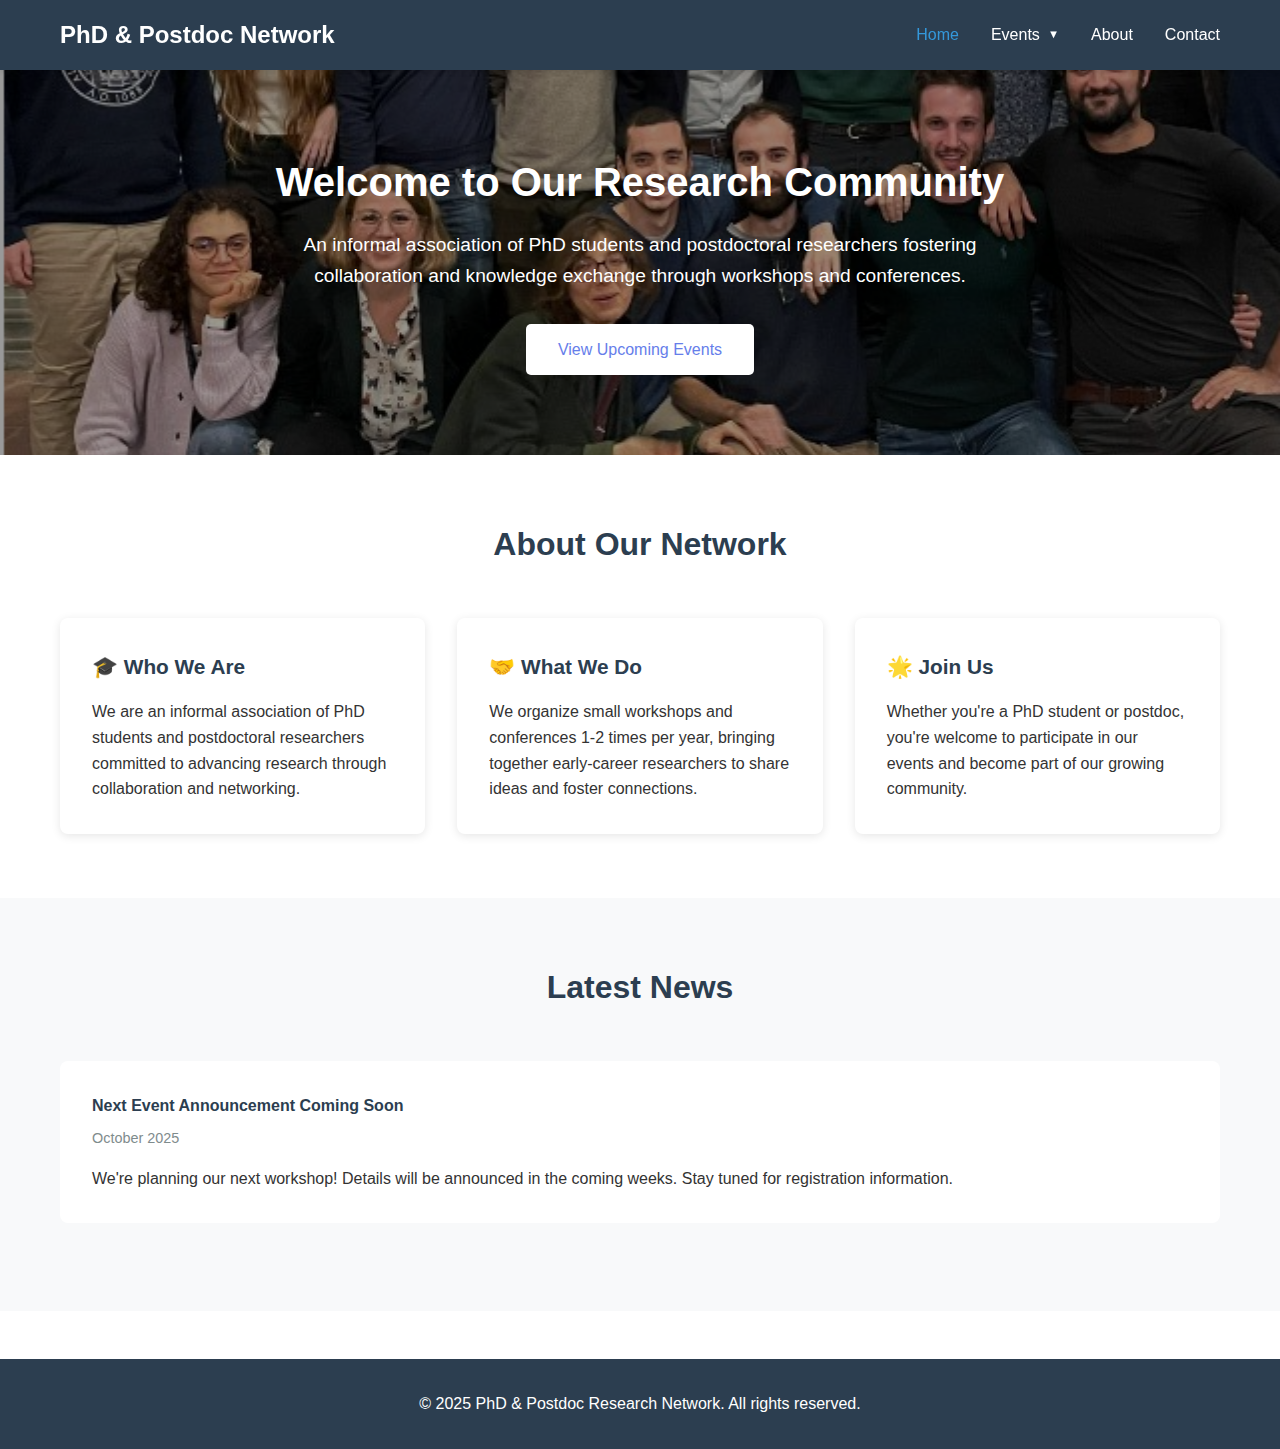
<file: index.html>
<!DOCTYPE html>
<html lang="en">
<head>
    <meta charset="UTF-8">
    <meta name="viewport" content="width=device-width, initial-scale=1.0">
    <title>PhD & Postdoc Research Network</title>
    <link rel="stylesheet" href="styles.css">
</head>
<body>
    <nav class="navbar">
        <div class="container">
            <div class="nav-brand">
                <h1>PhD & Postdoc Network</h1>
            </div>
            <ul class="nav-menu">
                <li><a href="index.html" class="active">Home</a></li>
                <li class="dropdown">
                    <a href="events.html">Events</a>
                    <ul class="dropdown-menu">
                        <li class="dropdown-submenu-title">Upcoming Events</li>
                        <li><a href="events/lucca.html">FRS 2025 - Lucca</a></li>
                        <hr>
                        <li class="dropdown-submenu-title">Past Events</li>
                        <li><a href="events/frs2024-winter.html">FRS 2024 - Rome</a></li>
                        <li><a href="events/winter-2024.html">Winter Conference 2024</a></li>
                    </ul>
                </li>
                <li><a href="about.html">About</a></li>
                <li><a href="contact.html">Contact</a></li>
            </ul>
        </div>
    </nav>

    <header class="hero">
        <div class="container">
            <h2>Welcome to Our Research Community</h2>
            <p>An informal association of PhD students and postdoctoral researchers fostering collaboration and knowledge exchange through workshops and conferences.</p>
            <a href="events.html" class="btn btn-primary">View Upcoming Events</a>
        </div>
    </header>

    <section class="content">
        <div class="container">
            <div class="section-header">
                <h3>About Our Network</h3>
            </div>
            <div class="grid">
                <div class="card">
                    <h4>🎓 Who We Are</h4>
                    <p>We are an informal association of PhD students and postdoctoral researchers committed to advancing research through collaboration and networking.</p>
                </div>
                <div class="card">
                    <h4>🤝 What We Do</h4>
                    <p>We organize small workshops and conferences 1-2 times per year, bringing together early-career researchers to share ideas and foster connections.</p>
                </div>
                <div class="card">
                    <h4>🌟 Join Us</h4>
                    <p>Whether you're a PhD student or postdoc, you're welcome to participate in our events and become part of our growing community.</p>
                </div>
            </div>
        </div>
    </section>

    <section class="content bg-light">
        <div class="container">
            <div class="section-header">
                <h3>Latest News</h3>
            </div>
            <div class="news-item">
                <h4>Next Event Announcement Coming Soon</h4>
                <p class="date">October 2025</p>
                <p>We're planning our next workshop! Details will be announced in the coming weeks. Stay tuned for registration information.</p>
            </div>
        </div>
    </section>

    <footer>
        <div class="container">
            <p>&copy; 2025 PhD & Postdoc Research Network. All rights reserved.</p>
        </div>
    </footer>
</body>
</html>
</file>
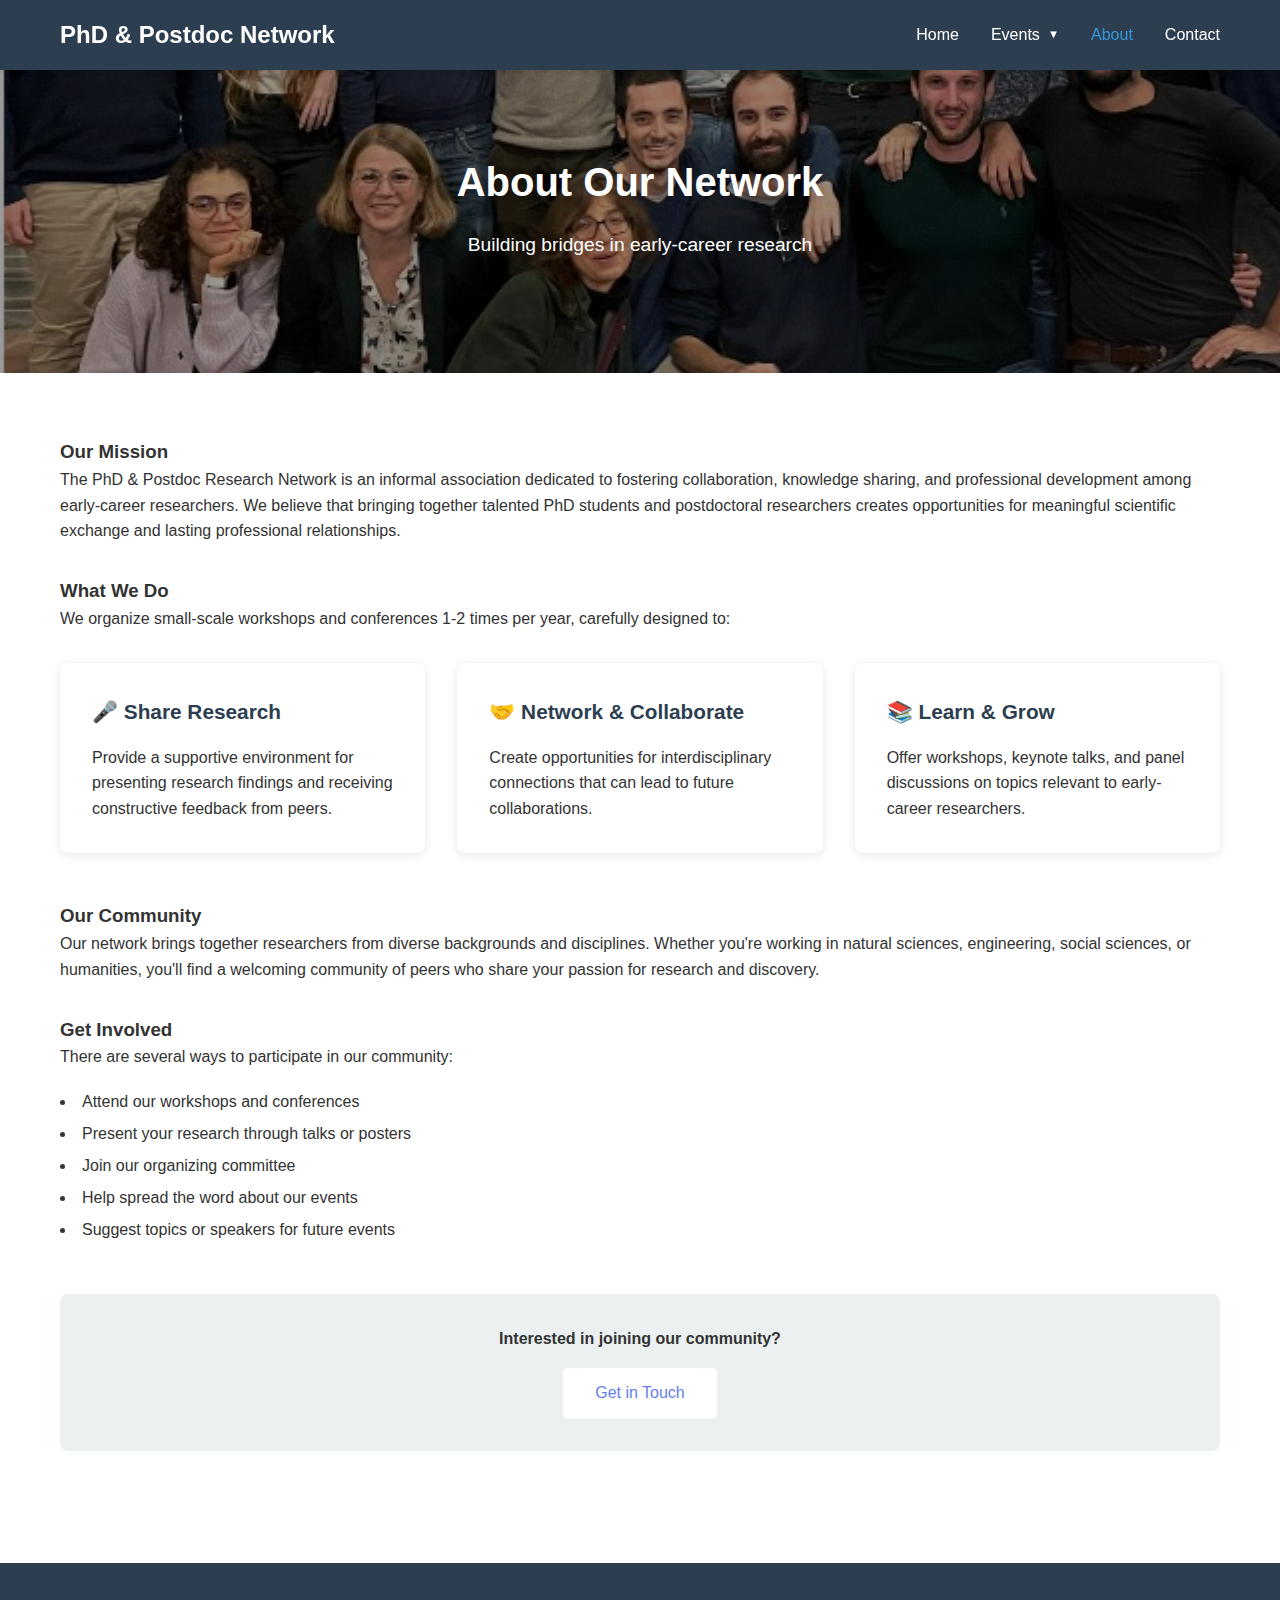
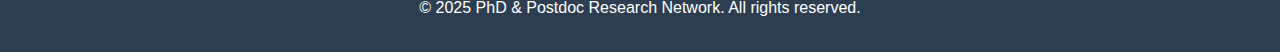
<file: about.html>
<!DOCTYPE html>
<html lang="en">
<head>
    <meta charset="UTF-8">
    <meta name="viewport" content="width=device-width, initial-scale=1.0">
    <title>About - PhD & Postdoc Research Network</title>
    <link rel="stylesheet" href="styles.css">
</head>
<body>
    <nav class="navbar">
        <div class="container">
            <div class="nav-brand">
                <h1>PhD & Postdoc Network</h1>
            </div>
            <ul class="nav-menu">
                <li><a href="index.html">Home</a></li>
                <li class="dropdown">
                    <a href="events.html">Events</a>
                    <ul class="dropdown-menu">
                        <li class="dropdown-submenu-title">Upcoming Events</li>
                        <li><a href="events/lucca.html">FRS 2025 - Lucca</a></li>
                        <hr>
                        <li class="dropdown-submenu-title">Past Events</li>
                        <li><a href="events/frs2024-winter.html">FRS 2024 - Rome</a></li>
                        <li><a href="events/winter-2024.html">Winter Conference 2024</a></li>
                    </ul>
                </li>
                <li><a href="about.html" class="active">About</a></li>
                <li><a href="contact.html">Contact</a></li>
            </ul>
        </div>
    </nav>

    <header class="hero">
        <div class="container">
            <h2>About Our Network</h2>
            <p>Building bridges in early-career research</p>
        </div>
    </header>

    <section class="content">
        <div class="container">
            <h3>Our Mission</h3>
            <p>
                The PhD & Postdoc Research Network is an informal association dedicated to fostering collaboration, knowledge sharing, and professional development among early-career researchers. We believe that bringing together talented PhD students and postdoctoral researchers creates opportunities for meaningful scientific exchange and lasting professional relationships.
            </p>

            <h3 style="margin-top: 2rem;">What We Do</h3>
            <p>
                We organize small-scale workshops and conferences 1-2 times per year, carefully designed to:
            </p>
            <div class="grid" style="margin-top: 2rem;">
                <div class="card">
                    <h4>🎤 Share Research</h4>
                    <p>Provide a supportive environment for presenting research findings and receiving constructive feedback from peers.</p>
                </div>
                <div class="card">
                    <h4>🤝 Network & Collaborate</h4>
                    <p>Create opportunities for interdisciplinary connections that can lead to future collaborations.</p>
                </div>
                <div class="card">
                    <h4>📚 Learn & Grow</h4>
                    <p>Offer workshops, keynote talks, and panel discussions on topics relevant to early-career researchers.</p>
                </div>
            </div>

            <h3 style="margin-top: 3rem;">Our Community</h3>
            <p>
                Our network brings together researchers from diverse backgrounds and disciplines. Whether you're working in natural sciences, engineering, social sciences, or humanities, you'll find a welcoming community of peers who share your passion for research and discovery.
            </p>

            <h3 style="margin-top: 2rem;">Get Involved</h3>
            <p>
                There are several ways to participate in our community:
            </p>
            <ul style="list-style-position: inside; line-height: 2; margin-top: 1rem;">
                <li>Attend our workshops and conferences</li>
                <li>Present your research through talks or posters</li>
                <li>Join our organizing committee</li>
                <li>Help spread the word about our events</li>
                <li>Suggest topics or speakers for future events</li>
            </ul>

            <div style="margin-top: 3rem; padding: 2rem; background: #ecf0f1; border-radius: 8px; text-align: center;">
                <h4 style="margin-bottom: 1rem;">Interested in joining our community?</h4>
                <a href="contact.html" class="btn btn-primary">Get in Touch</a>
            </div>
        </div>
    </section>

    <footer>
        <div class="container">
            <p>&copy; 2025 PhD & Postdoc Research Network. All rights reserved.</p>
        </div>
    </footer>
</body>
</html>
</file>
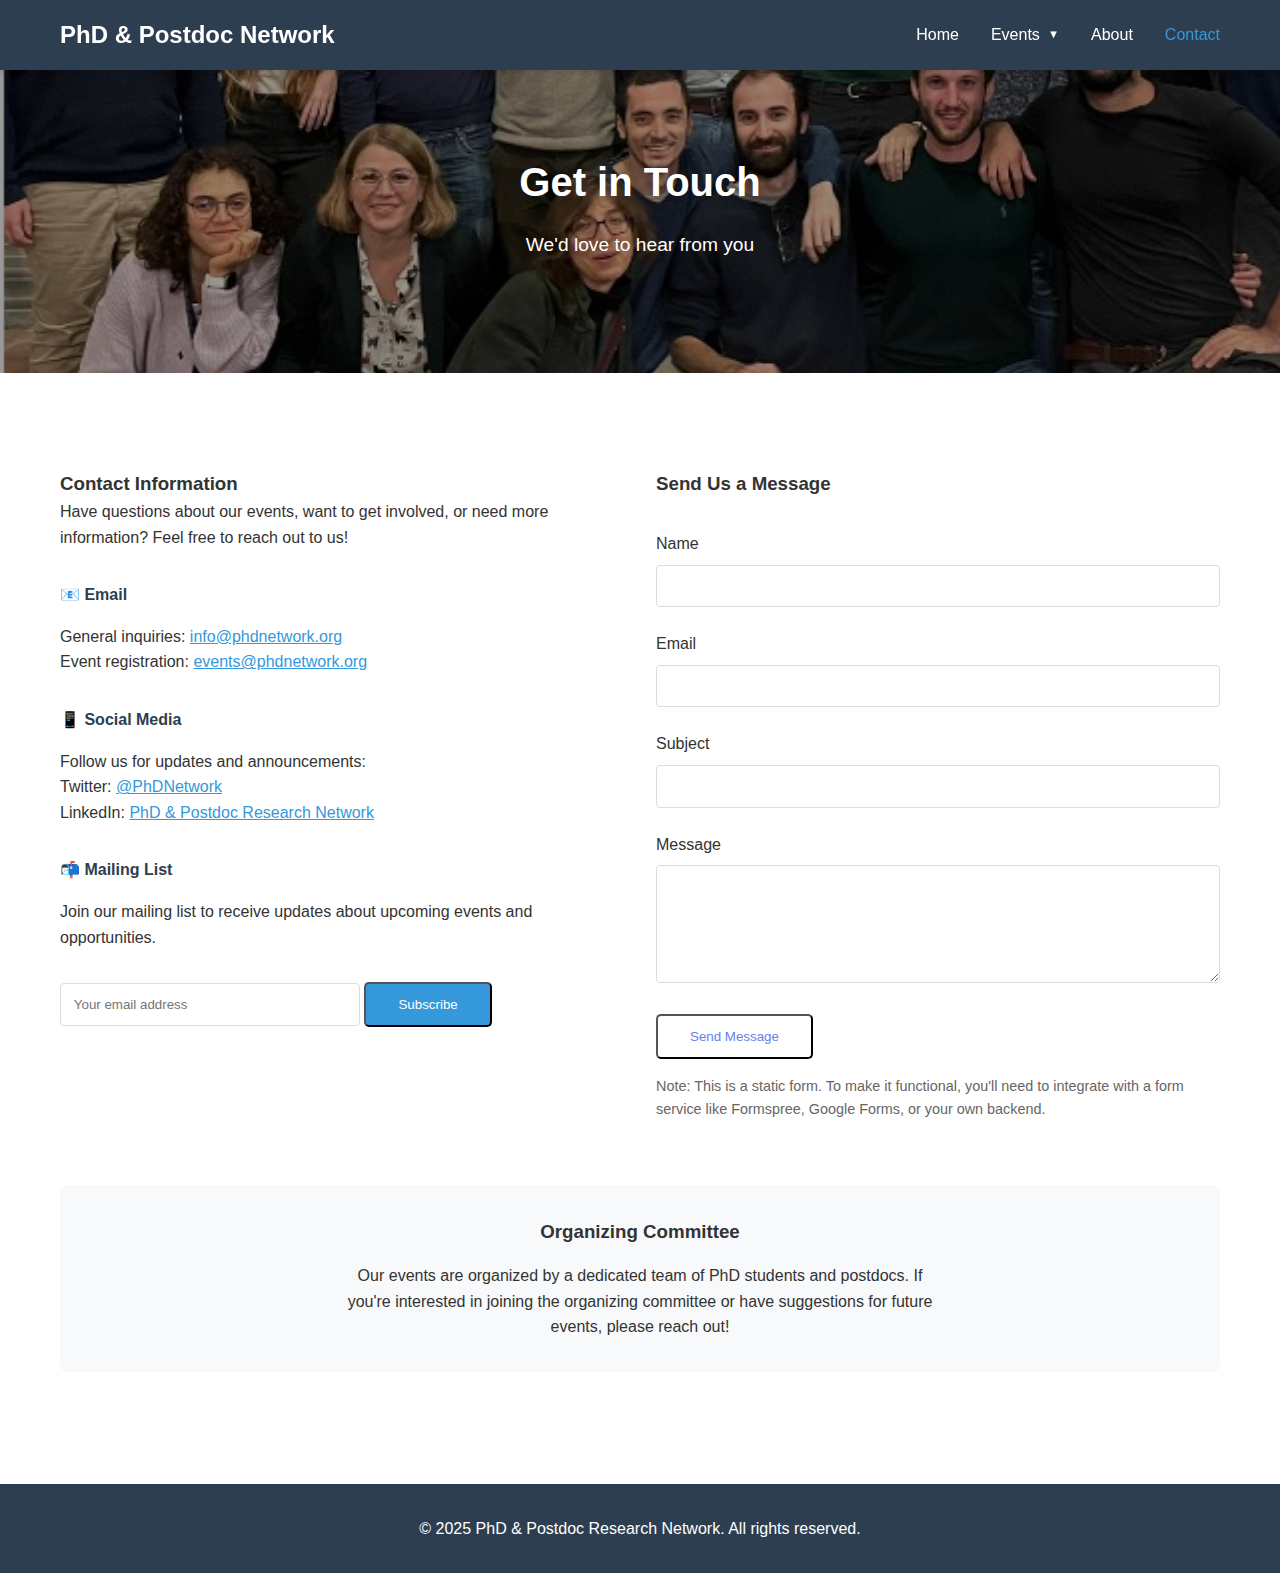
<file: contact.html>
<!DOCTYPE html>
<html lang="en">
<head>
    <meta charset="UTF-8">
    <meta name="viewport" content="width=device-width, initial-scale=1.0">
    <title>Contact - PhD & Postdoc Research Network</title>
    <link rel="stylesheet" href="styles.css">
</head>
<body>
    <nav class="navbar">
        <div class="container">
            <div class="nav-brand">
                <h1>PhD & Postdoc Network</h1>
            </div>
            <ul class="nav-menu">
                <li><a href="index.html">Home</a></li>
                <li class="dropdown">
                    <a href="events.html">Events</a>
                    <ul class="dropdown-menu">
                        <li class="dropdown-submenu-title">Upcoming Events</li>
                        <li><a href="events/lucca.html">FRS 2025 - Lucca</a></li>
                        <hr>
                        <li class="dropdown-submenu-title">Past Events</li>
                        <li><a href="events/frs2024-winter.html">FRS 2024 - Rome</a></li>
                        <li><a href="events/winter-2024.html">Winter Conference 2024</a></li>
                    </ul>
                </li>
                <li><a href="about.html">About</a></li>
                <li><a href="contact.html" class="active">Contact</a></li>
            </ul>
        </div>
    </nav>

    <header class="hero">
        <div class="container">
            <h2>Get in Touch</h2>
            <p>We'd love to hear from you</p>
        </div>
    </header>

    <section class="content">
        <div class="container">
            <div class="grid" style="grid-template-columns: 1fr 1fr;">
                <div>
                    <h3>Contact Information</h3>
                    <p>
                        Have questions about our events, want to get involved, or need more information? Feel free to reach out to us!
                    </p>

                    <div style="margin-top: 2rem;">
                        <h4 style="color: #2c3e50; margin-bottom: 1rem;">📧 Email</h4>
                        <p>
                            General inquiries: <a href="mailto:info@phdnetwork.org" style="color: #3498db;">info@phdnetwork.org</a><br>
                            Event registration: <a href="mailto:events@phdnetwork.org" style="color: #3498db;">events@phdnetwork.org</a>
                        </p>
                    </div>

                    <div style="margin-top: 2rem;">
                        <h4 style="color: #2c3e50; margin-bottom: 1rem;">📱 Social Media</h4>
                        <p>
                            Follow us for updates and announcements:<br>
                            Twitter: <a href="#" style="color: #3498db;">@PhDNetwork</a><br>
                            LinkedIn: <a href="#" style="color: #3498db;">PhD & Postdoc Research Network</a>
                        </p>
                    </div>

                    <div style="margin-top: 2rem;">
                        <h4 style="color: #2c3e50; margin-bottom: 1rem;">📬 Mailing List</h4>
                        <p>
                            Join our mailing list to receive updates about upcoming events and opportunities.
                        </p>
                        <div style="margin-top: 1rem;">
                            <input type="email" placeholder="Your email address" style="padding: 0.8rem; border: 1px solid #ddd; border-radius: 4px; width: 100%; max-width: 300px;">
                            <button class="btn btn-secondary" style="margin-top: 1rem;">Subscribe</button>
                        </div>
                    </div>
                </div>

                <div>
                    <h3>Send Us a Message</h3>
                    <form style="margin-top: 2rem;">
                        <div style="margin-bottom: 1.5rem;">
                            <label for="name" style="display: block; margin-bottom: 0.5rem; font-weight: 500;">Name</label>
                            <input type="text" id="name" name="name" required style="width: 100%; padding: 0.8rem; border: 1px solid #ddd; border-radius: 4px;">
                        </div>

                        <div style="margin-bottom: 1.5rem;">
                            <label for="email" style="display: block; margin-bottom: 0.5rem; font-weight: 500;">Email</label>
                            <input type="email" id="email" name="email" required style="width: 100%; padding: 0.8rem; border: 1px solid #ddd; border-radius: 4px;">
                        </div>

                        <div style="margin-bottom: 1.5rem;">
                            <label for="subject" style="display: block; margin-bottom: 0.5rem; font-weight: 500;">Subject</label>
                            <input type="text" id="subject" name="subject" required style="width: 100%; padding: 0.8rem; border: 1px solid #ddd; border-radius: 4px;">
                        </div>

                        <div style="margin-bottom: 1.5rem;">
                            <label for="message" style="display: block; margin-bottom: 0.5rem; font-weight: 500;">Message</label>
                            <textarea id="message" name="message" rows="6" required style="width: 100%; padding: 0.8rem; border: 1px solid #ddd; border-radius: 4px; resize: vertical;"></textarea>
                        </div>

                        <button type="submit" class="btn btn-primary">Send Message</button>
                    </form>

                    <p style="margin-top: 1rem; font-size: 0.9rem; color: #666;">
                        Note: This is a static form. To make it functional, you'll need to integrate with a form service like Formspree, Google Forms, or your own backend.
                    </p>
                </div>
            </div>

            <div style="margin-top: 4rem; padding: 2rem; background: #f8f9fa; border-radius: 8px;">
                <h3 style="text-align: center; margin-bottom: 1rem;">Organizing Committee</h3>
                <p style="text-align: center; max-width: 600px; margin: 0 auto;">
                    Our events are organized by a dedicated team of PhD students and postdocs. If you're interested in joining the organizing committee or have suggestions for future events, please reach out!
                </p>
            </div>
        </div>
    </section>

    <footer>
        <div class="container">
            <p>&copy; 2025 PhD & Postdoc Research Network. All rights reserved.</p>
        </div>
    </footer>
</body>
</html>
</file>
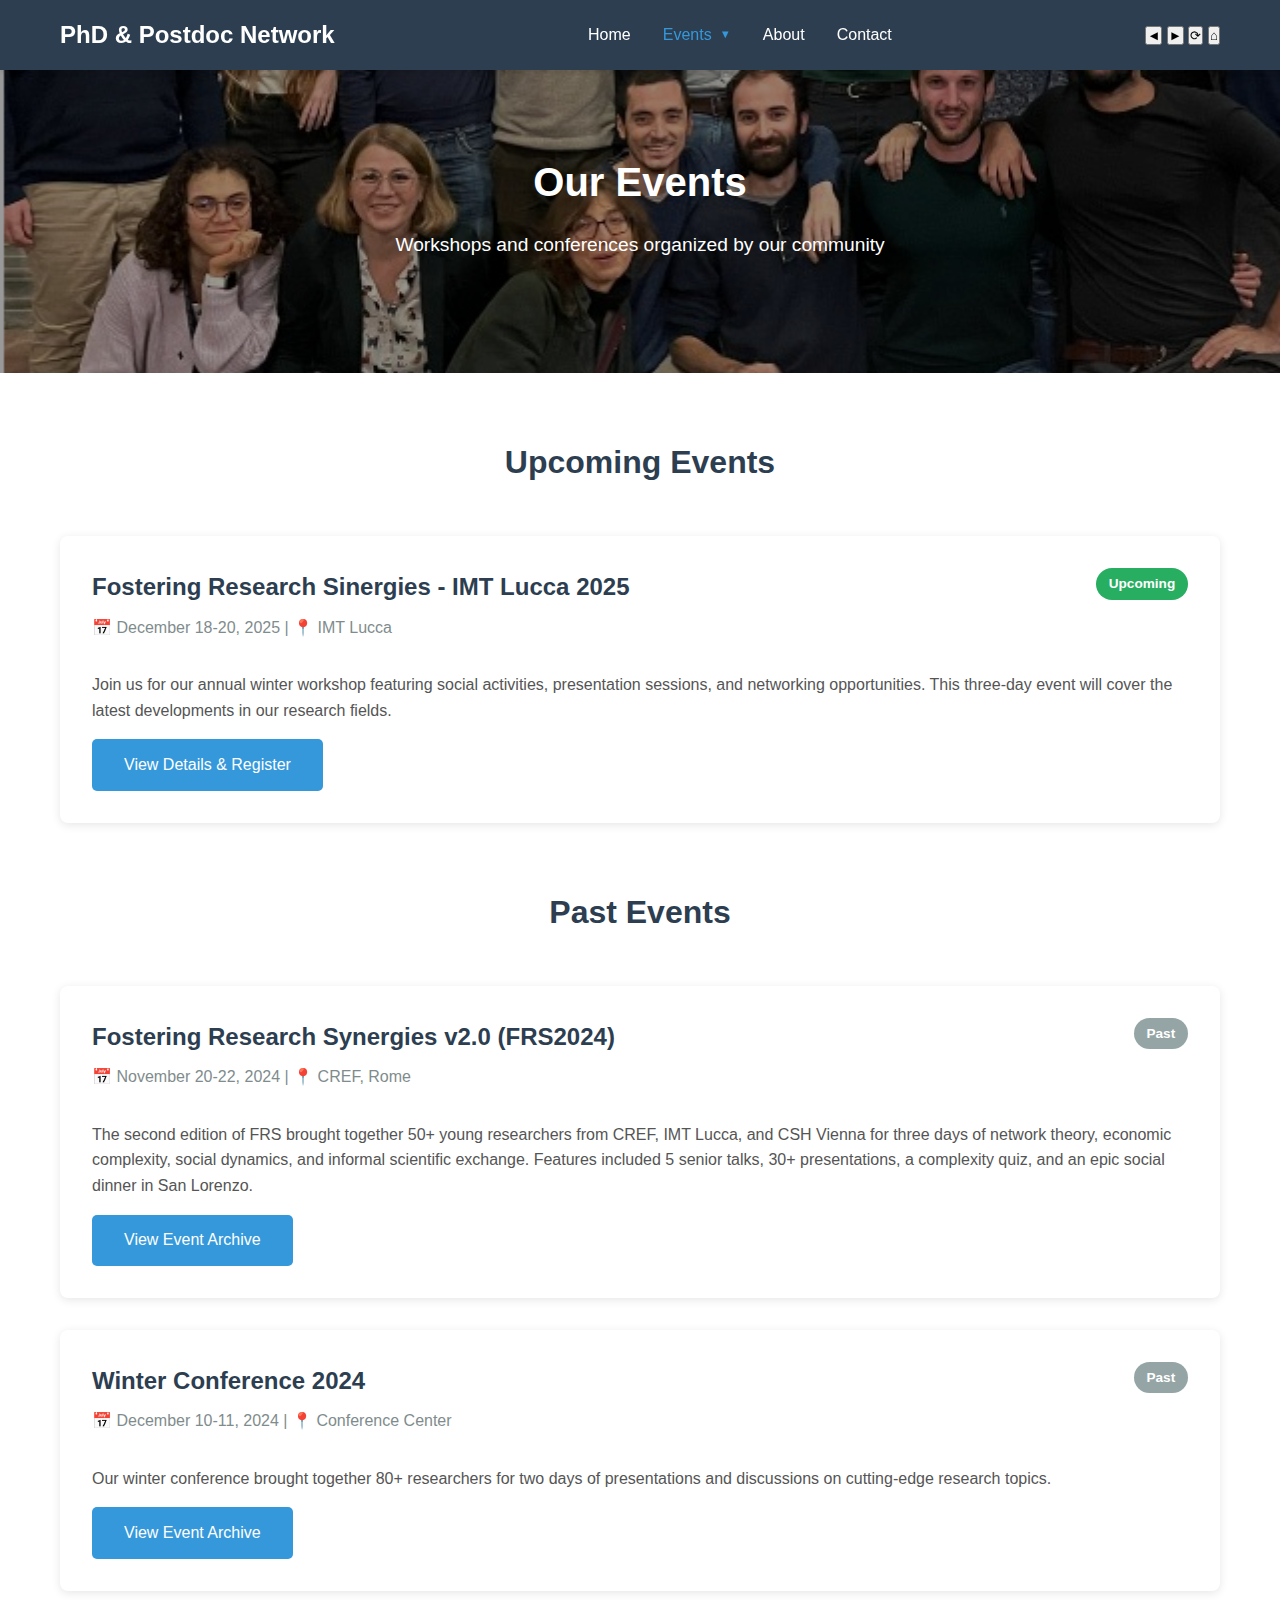
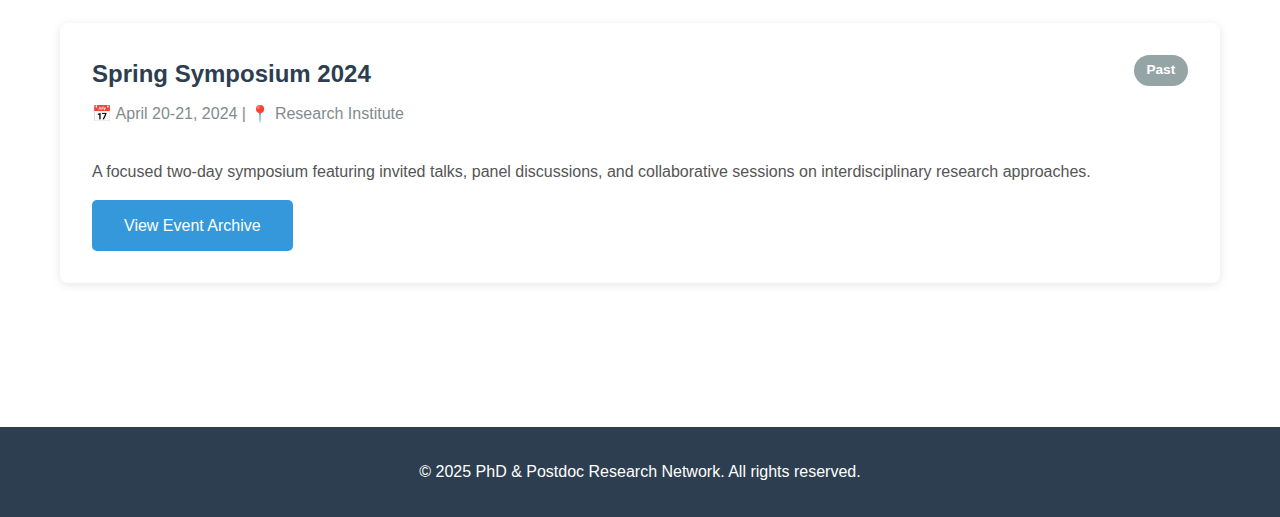
<file: events.html>
<!DOCTYPE html>
<html lang="en">
<head>
    <meta charset="UTF-8">
    <meta name="viewport" content="width=device-width, initial-scale=1.0">
    <title>Events - PhD & Postdoc Research Network</title>
    <link rel="stylesheet" href="styles.css">
</head>
<body>
    <nav class="navbar">
        <div class="container" style="display: flex; align-items: center; gap: 2rem;">
            <div class="nav-brand">
                <h1>PhD & Postdoc Network</h1>
            </div>
            <ul class="nav-menu">
                <li><a href="index.html">Home</a></li>
                <li class="dropdown">
                    <a href="events.html" class="active">Events</a>
                    <ul class="dropdown-menu">
                        <li class="dropdown-submenu-title">Upcoming Events</li>
                        <li><a href="events/lucca.html">FRS 2025 - Lucca</a></li>
                        <hr>
                        <li class="dropdown-submenu-title">Past Events</li>
                        <li><a href="events/frs2024-winter.html">FRS 2024 - Rome</a></li>
                        <li><a href="events/winter-2024.html">Winter Conference 2024</a></li>
                    </ul>
                </li>
                <li><a href="about.html">About</a></li>
                <li><a href="contact.html">Contact</a></li>
            </ul>
            <div class="nav-controls">
                <button class="nav-btn" onclick="history.back()" title="Go Back">◄</button>
                <button class="nav-btn" onclick="history.forward()" title="Go Forward">►</button>
                <button class="nav-btn" onclick="location.reload()" title="Reload">⟳</button>
                <button class="nav-btn" onclick="location.href='index.html'" title="Home">⌂</button>
            </div>
        </div>
    </nav>

    <header class="hero">
        <div class="container">
            <h2>Our Events</h2>
            <p>Workshops and conferences organized by our community</p>
        </div>
    </header>

    <section class="content">
        <div class="container">
            <div class="section-header">
                <h3>Upcoming Events</h3>
            </div>

            <!-- Example Upcoming Event -->
            <div class="event-card">
                <div class="event-header">
                    <div>
                        <h3 class="event-title">Fostering Research Sinergies - IMT Lucca 2025</h3>
                        <p class="event-date">📅 December 18-20, 2025 | 📍 IMT Lucca</p>
                    </div>
                    <span class="event-badge badge-upcoming">Upcoming</span>
                </div>
                <p class="event-description">
                    Join us for our annual winter workshop featuring social activities, presentation sessions, and networking opportunities. This three-day event will cover the latest developments in our research fields.
                </p>
                <a href="events/lucca.html" class="btn btn-secondary">View Details & Register</a>
            </div>

            <div class="section-header" style="margin-top: 4rem;">
                <h3>Past Events</h3>
            </div>

            <!-- FRS 2024 - Rome -->
            <div class="event-card">
                <div class="event-header">
                    <div>
                        <h3 class="event-title">Fostering Research Synergies v2.0 (FRS2024)</h3>
                        <p class="event-date">📅 November 20-22, 2024 | 📍 CREF, Rome</p>
                    </div>
                    <span class="event-badge badge-past">Past</span>
                </div>
                <p class="event-description">
                    The second edition of FRS brought together 50+ young researchers from CREF, IMT Lucca, and CSH Vienna for three days of network theory, economic complexity, social dynamics, and informal scientific exchange. Features included 5 senior talks, 30+ presentations, a complexity quiz, and an epic social dinner in San Lorenzo.
                </p>
                <a href="events/frs2024-winter.html" class="btn btn-secondary">View Event Archive</a>
            </div>

            <!-- Example Past Event 1 -->
            <div class="event-card">
                <div class="event-header">
                    <div>
                        <h3 class="event-title">Winter Conference 2024</h3>
                        <p class="event-date">📅 December 10-11, 2024 | 📍 Conference Center</p>
                    </div>
                    <span class="event-badge badge-past">Past</span>
                </div>
                <p class="event-description">
                    Our winter conference brought together 80+ researchers for two days of presentations and discussions on cutting-edge research topics.
                </p>
                <a href="events/winter-2024.html" class="btn btn-secondary">View Event Archive</a>
            </div>

            <!-- Example Past Event 2 -->
            <div class="event-card">
                <div class="event-header">
                    <div>
                        <h3 class="event-title">Spring Symposium 2024</h3>
                        <p class="event-date">📅 April 20-21, 2024 | 📍 Research Institute</p>
                    </div>
                    <span class="event-badge badge-past">Past</span>
                </div>
                <p class="event-description">
                    A focused two-day symposium featuring invited talks, panel discussions, and collaborative sessions on interdisciplinary research approaches.
                </p>
                <a href="events/spring-2024.html" class="btn btn-secondary">View Event Archive</a>
            </div>
        </div>
    </section>

    <footer>
        <div class="container">
            <p>&copy; 2025 PhD & Postdoc Research Network. All rights reserved.</p>
        </div>
    </footer>
</body>
</html>
</file>
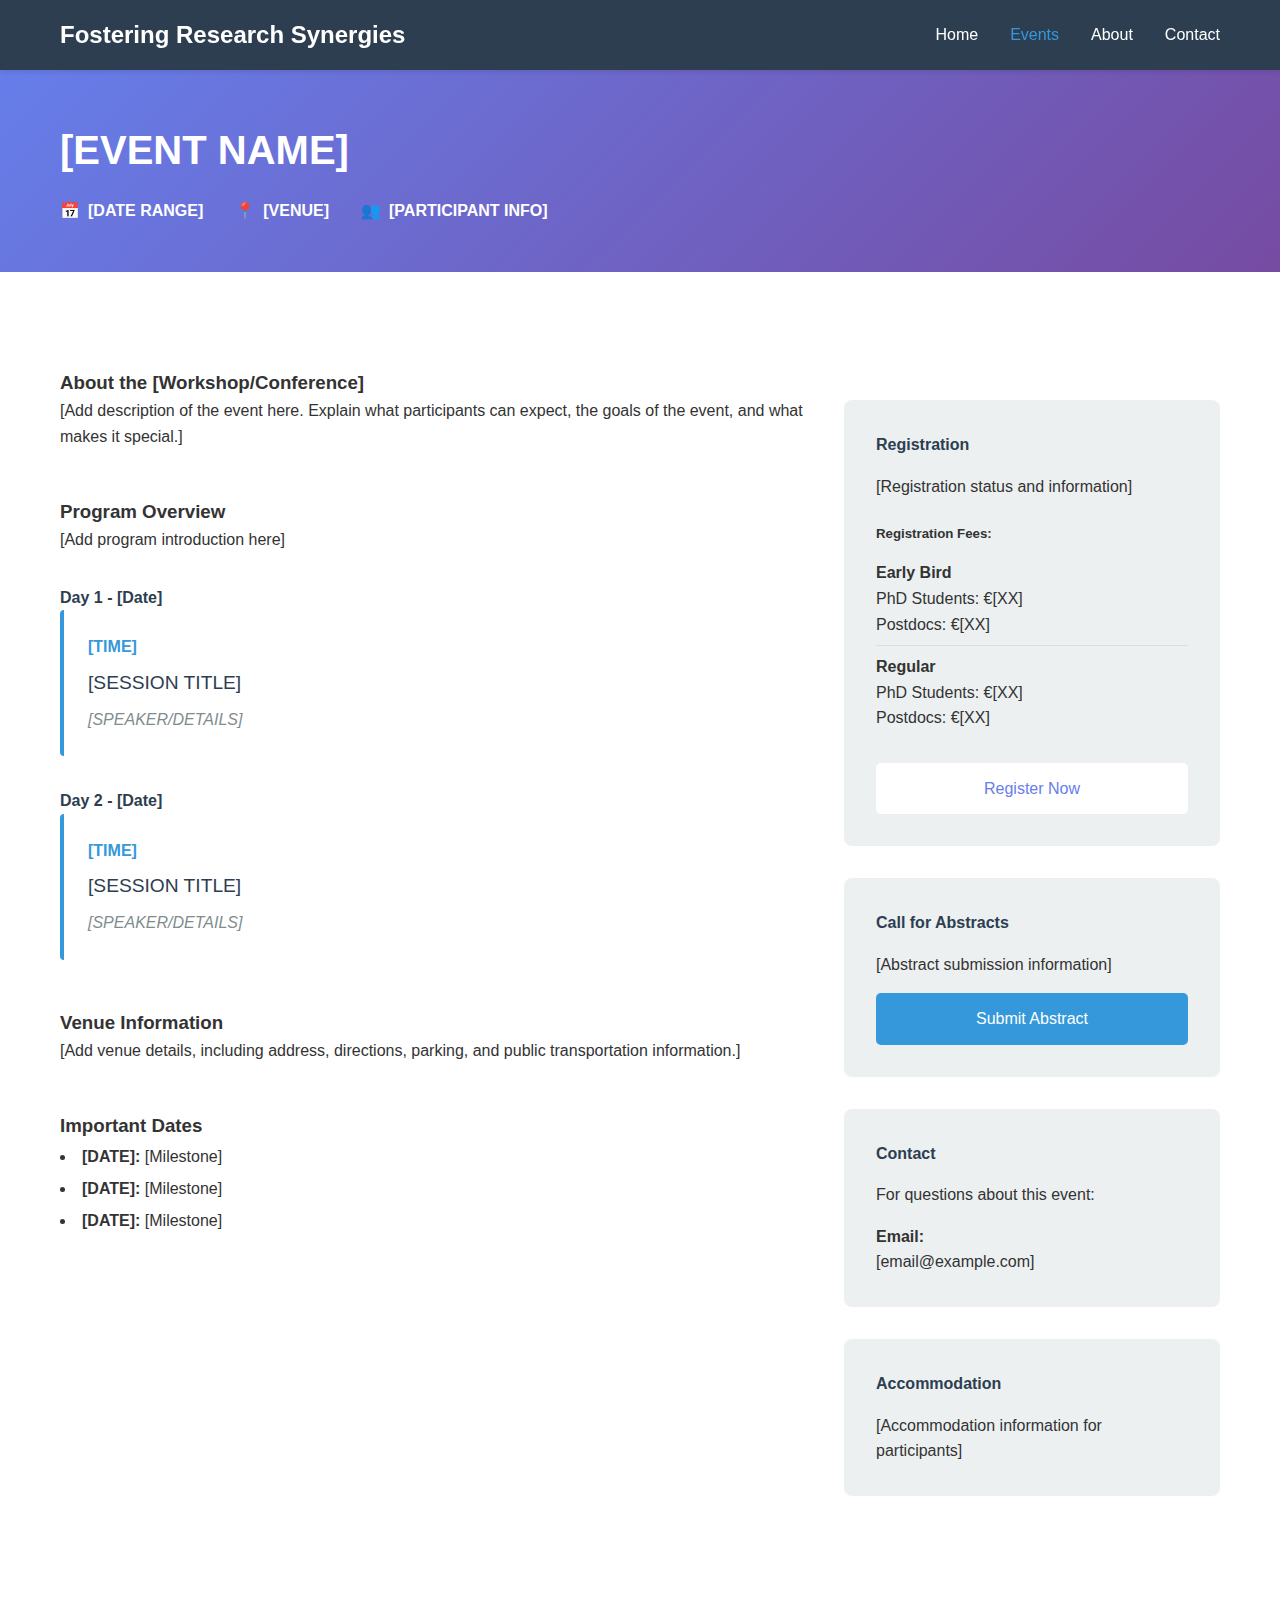
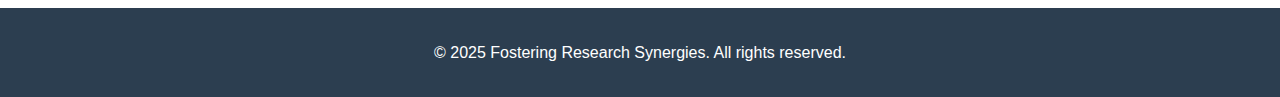
<file: events/event-template.html>
<!DOCTYPE html>
<html lang="en">
<head>
    <meta charset="UTF-8">
    <meta name="viewport" content="width=device-width, initial-scale=1.0">
    <title>[EVENT NAME] - Fostering Research Synergies</title>
    <link rel="stylesheet" href="../styles.css">
    <script src="../navbar.js"></script>
</head>
<body>

    <header class="event-detail-header">
        <div class="container">
            <h2 class="event-detail-title">[EVENT NAME]</h2>
            <div class="event-info">
                <div class="event-info-item">
                    📅 <strong>[DATE RANGE]</strong>
                </div>
                <div class="event-info-item">
                    📍 <strong>[VENUE]</strong>
                </div>
                <div class="event-info-item">
                    👥 <strong>[PARTICIPANT INFO]</strong>
                </div>
            </div>
        </div>
    </header>

    <section class="content">
        <div class="container">
            <div class="grid" style="grid-template-columns: 2fr 1fr;">
                <div>
                    <h3>About the [Workshop/Conference]</h3>
                    <p>
                        [Add description of the event here. Explain what participants can expect, the goals of the event, and what makes it special.]
                    </p>

                    <h3 style="margin-top: 3rem;">Program Overview</h3>
                    <p>[Add program introduction here]</p>

                    <h4 style="margin-top: 2rem; color: #2c3e50;">Day 1 - [Date]</h4>
                    <div class="schedule-item">
                        <div class="schedule-time">[TIME]</div>
                        <div class="schedule-title">[SESSION TITLE]</div>
                        <div class="schedule-speaker">[SPEAKER/DETAILS]</div>
                    </div>
                    <!-- Add more schedule items as needed -->

                    <h4 style="margin-top: 2rem; color: #2c3e50;">Day 2 - [Date]</h4>
                    <div class="schedule-item">
                        <div class="schedule-time">[TIME]</div>
                        <div class="schedule-title">[SESSION TITLE]</div>
                        <div class="schedule-speaker">[SPEAKER/DETAILS]</div>
                    </div>
                    <!-- Add more schedule items as needed -->

                    <h3 style="margin-top: 3rem;">Venue Information</h3>
                    <p>
                        [Add venue details, including address, directions, parking, and public transportation information.]
                    </p>

                    <h3 style="margin-top: 3rem;">Important Dates</h3>
                    <ul style="list-style-position: inside; line-height: 2;">
                        <li><strong>[DATE]:</strong> [Milestone]</li>
                        <li><strong>[DATE]:</strong> [Milestone]</li>
                        <li><strong>[DATE]:</strong> [Milestone]</li>
                    </ul>
                </div>

                <div>
                    <div class="registration-box">
                        <h4>Registration</h4>
                        <p style="margin-bottom: 1rem;">[Registration status and information]</p>
                        
                        <h5 style="margin-top: 1.5rem; margin-bottom: 0.5rem;">Registration Fees:</h5>
                        <ul style="list-style: none; padding: 0;">
                            <li style="padding: 0.5rem 0; border-bottom: 1px solid #ddd;">
                                <strong>Early Bird</strong><br>
                                PhD Students: €[XX]<br>
                                Postdocs: €[XX]
                            </li>
                            <li style="padding: 0.5rem 0;">
                                <strong>Regular</strong><br>
                                PhD Students: €[XX]<br>
                                Postdocs: €[XX]
                            </li>
                        </ul>
                        
                        <a href="#" class="btn btn-primary" style="display: block; text-align: center; margin-top: 1.5rem;">Register Now</a>
                    </div>

                    <div class="registration-box" style="margin-top: 2rem;">
                        <h4>Call for Abstracts</h4>
                        <p>[Abstract submission information]</p>
                        <a href="#" class="btn btn-secondary" style="display: block; text-align: center; margin-top: 1rem;">Submit Abstract</a>
                    </div>

                    <div class="registration-box" style="margin-top: 2rem;">
                        <h4>Contact</h4>
                        <p>For questions about this event:</p>
                        <p style="margin-top: 1rem;">
                            <strong>Email:</strong><br>
                            [email@example.com]
                        </p>
                    </div>

                    <div class="registration-box" style="margin-top: 2rem;">
                        <h4>Accommodation</h4>
                        <p>[Accommodation information for participants]</p>
                    </div>
                </div>
            </div>
        </div>
    </section>

    <footer>
        <div class="container">
            <p>&copy; 2025 Fostering Research Synergies. All rights reserved.</p>
        </div>
    </footer>
</body>
</html>
</file>
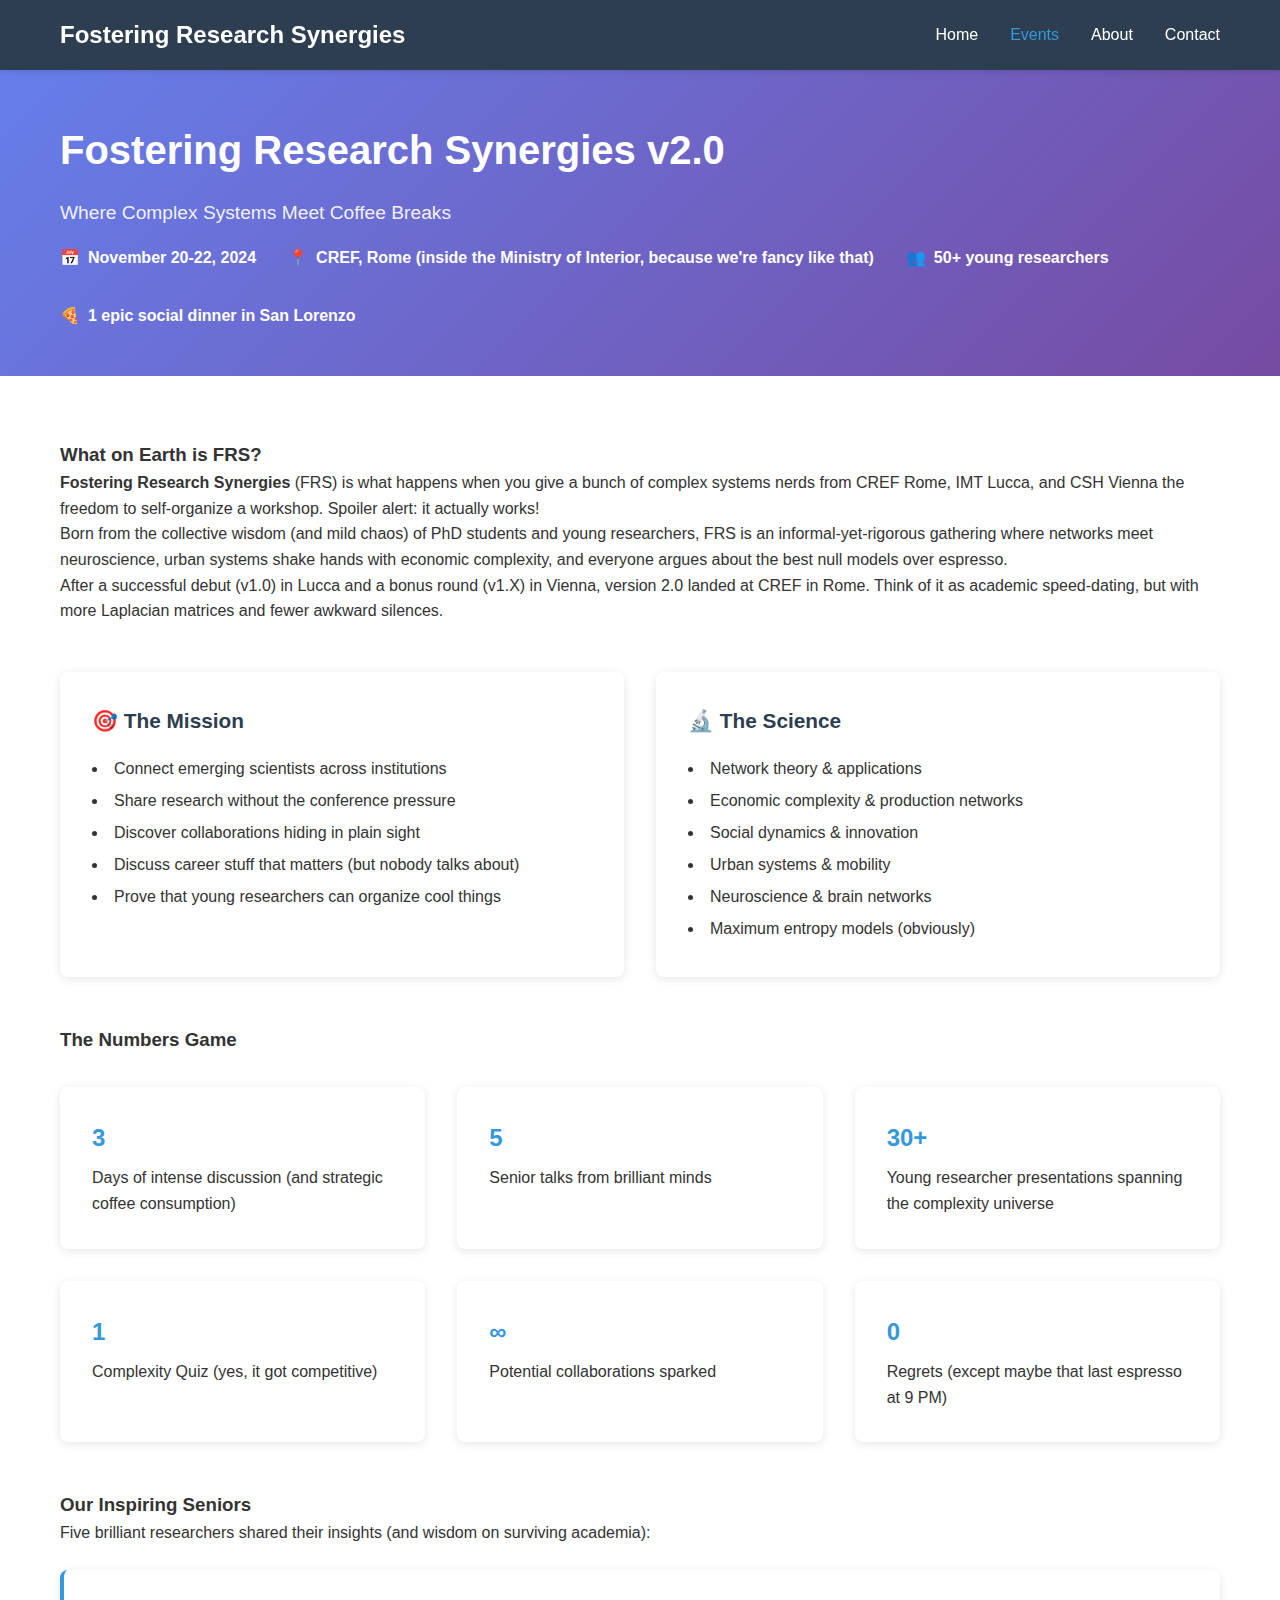
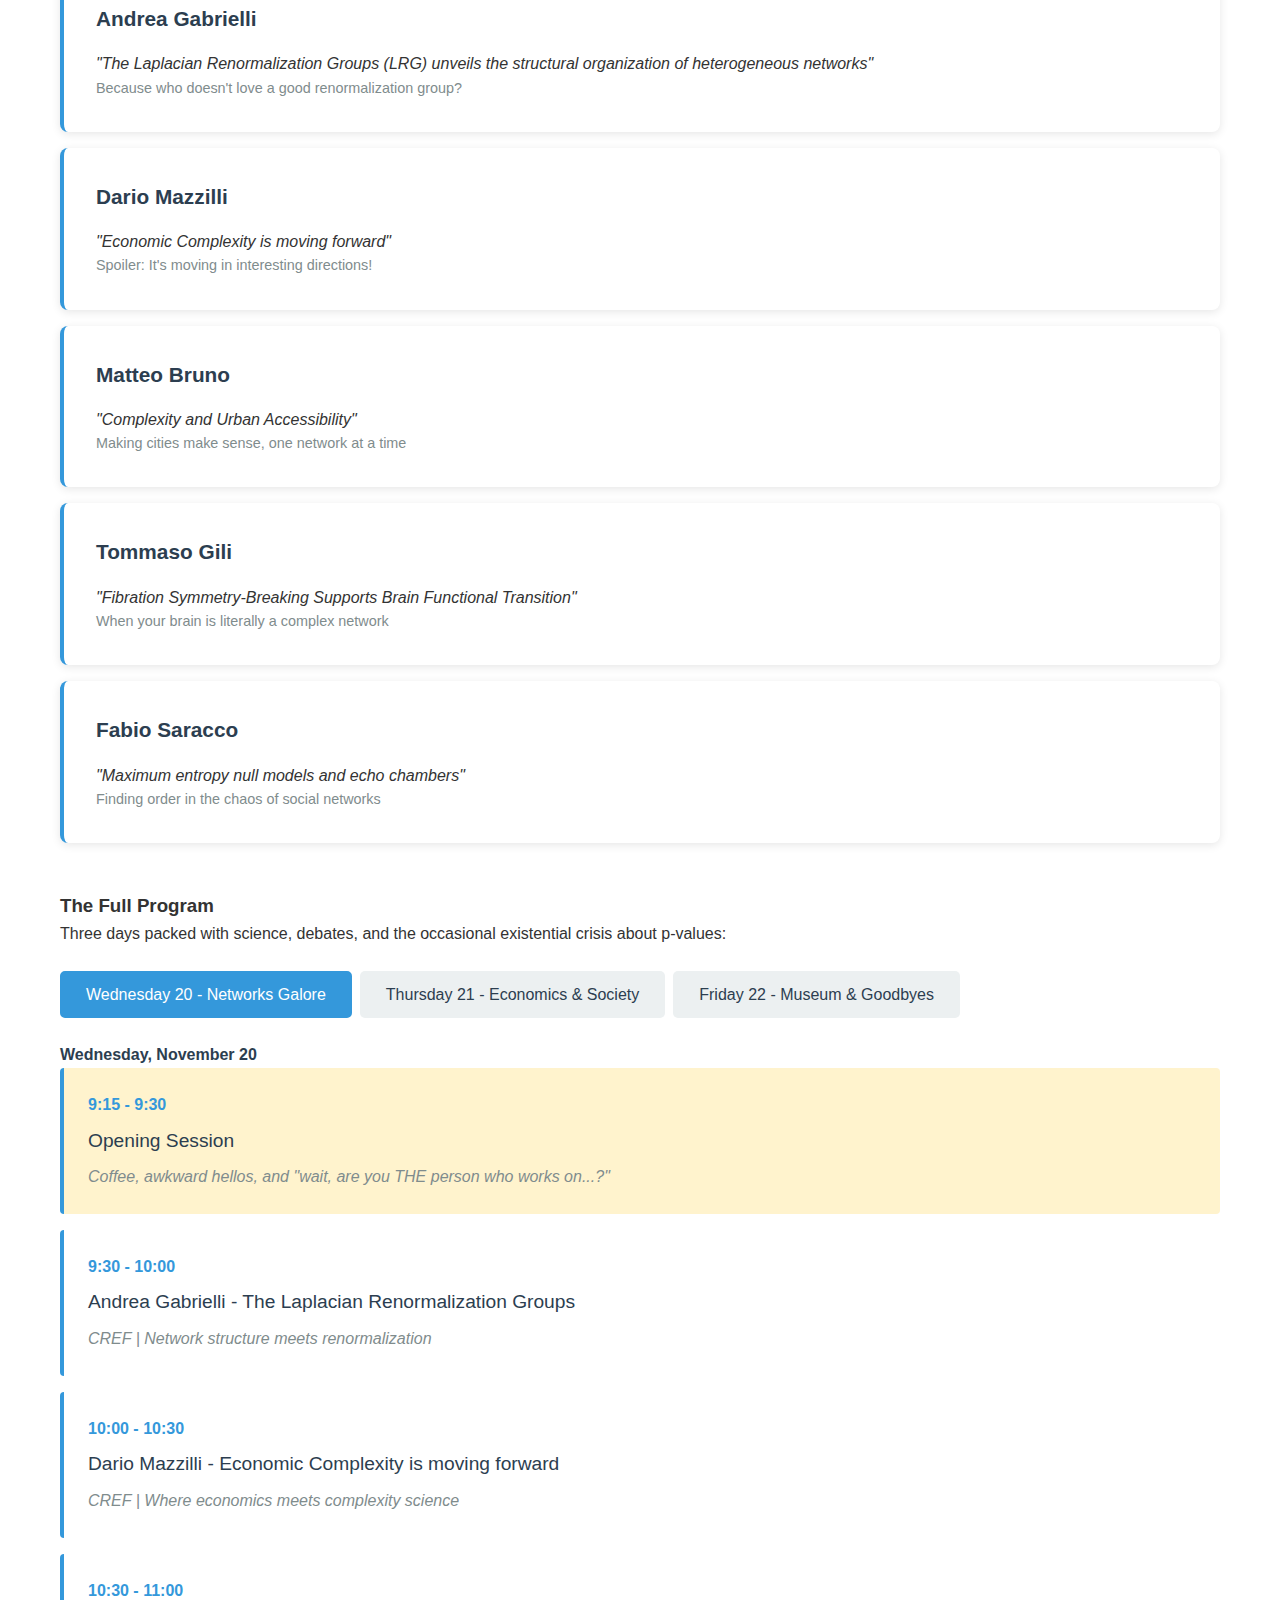
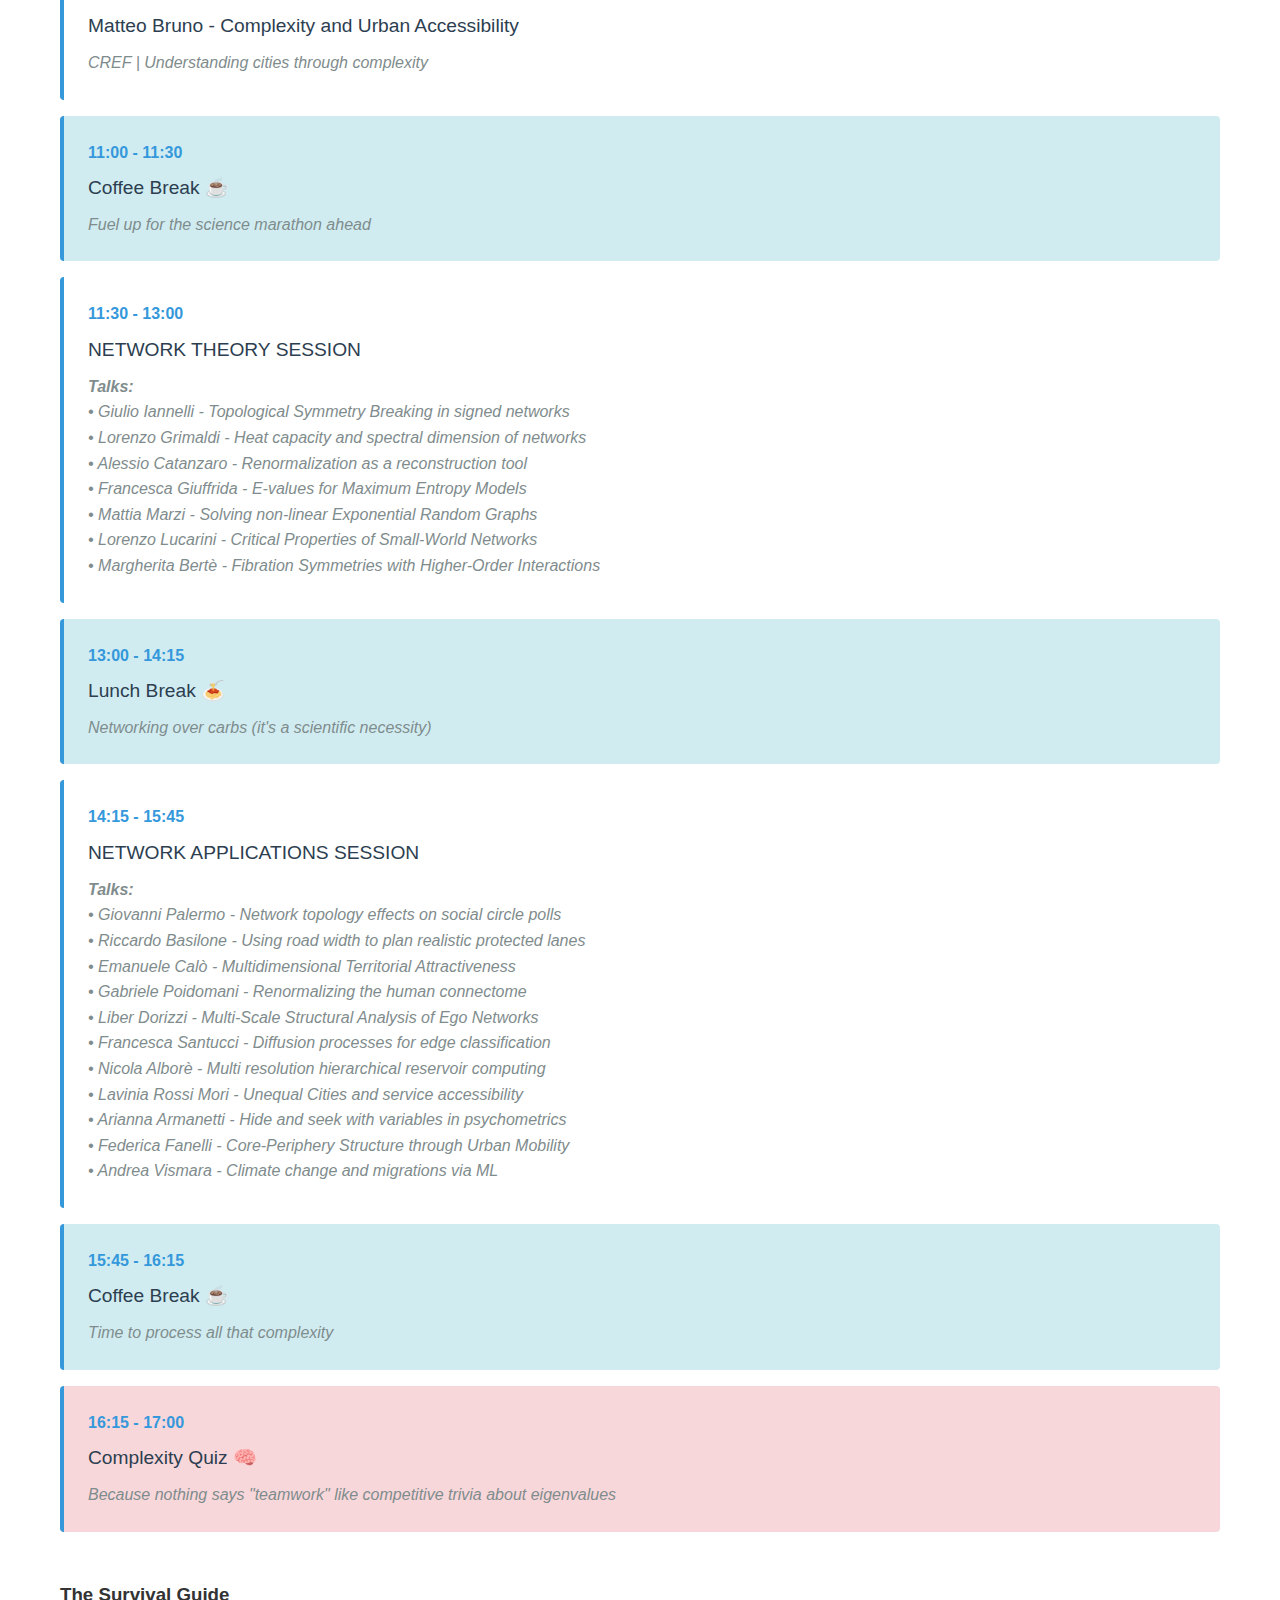
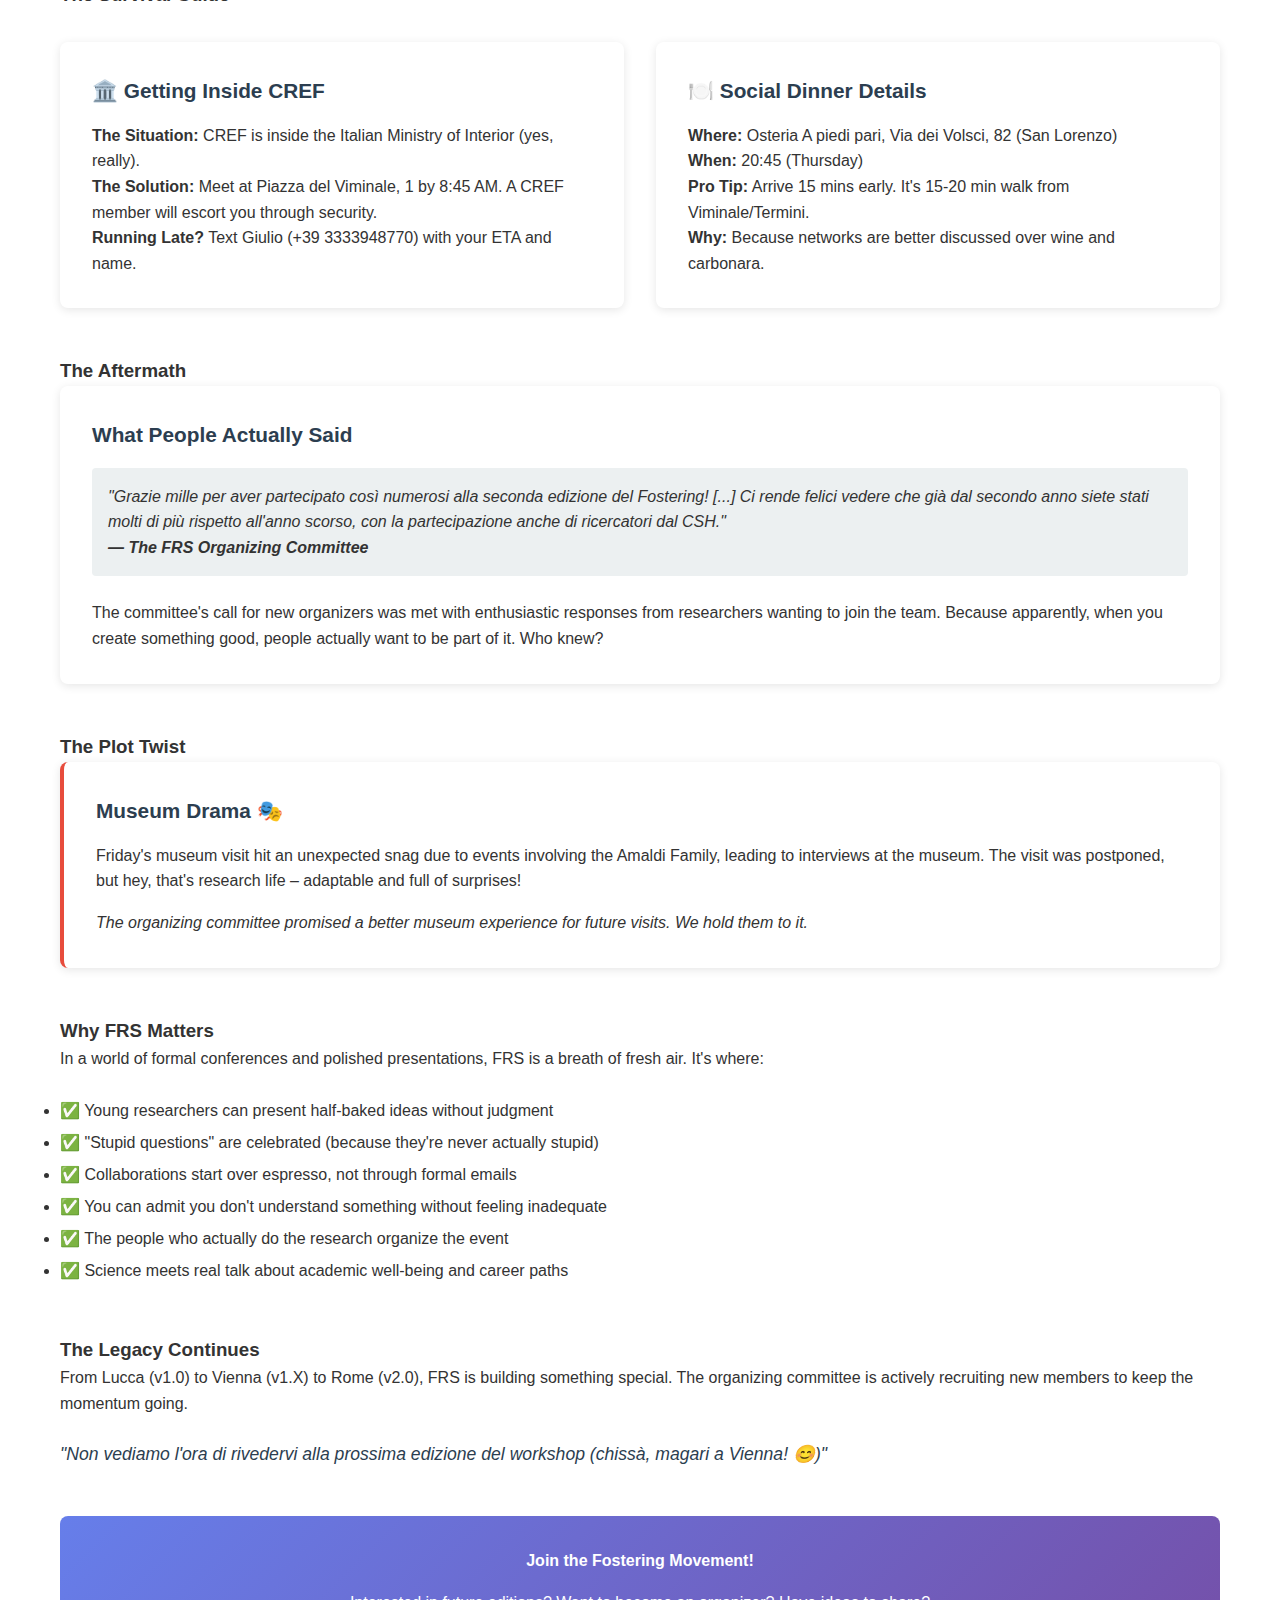
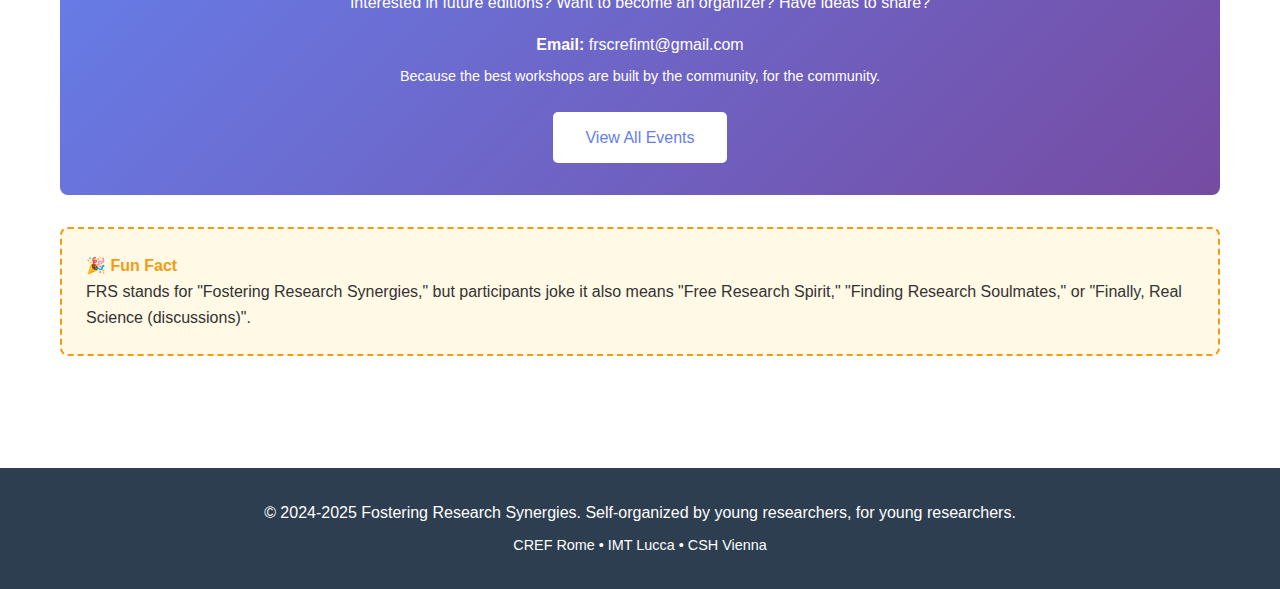
<file: events/frs2024-winter.html>
<!DOCTYPE html>
<html lang="en">
<head>
    <meta charset="UTF-8">
    <meta name="viewport" content="width=device-width, initial-scale=1.0">
    <title>FRS2024 - Fostering Research Synergies v2.0</title>
    <link rel="stylesheet" href="../styles.css">
</head>
<body>
    <nav class="navbar">
        <div class="container">
            <div class="nav-brand">
                <h1>Fostering Research Synergies</h1>
            </div>
            <ul class="nav-menu">
                <li><a href="../index.html">Home</a></li>
                <li><a href="../events.html" class="active">Events</a></li>
                <li><a href="../about.html">About</a></li>
                <li><a href="../contact.html">Contact</a></li>
            </ul>
        </div>
    </nav>

    <header class="event-detail-header">
        <div class="container">
            <h2 class="event-detail-title">Fostering Research Synergies v2.0</h2>
            <p style="font-size: 1.2rem; margin-top: 0.5rem; opacity: 0.9;">Where Complex Systems Meet Coffee Breaks</p>
            <div class="event-info">
                <div class="event-info-item">
                    📅 <strong>November 20-22, 2024</strong>
                </div>
                <div class="event-info-item">
                    📍 <strong>CREF, Rome (inside the Ministry of Interior, because we're fancy like that)</strong>
                </div>
                <div class="event-info-item">
                    👥 <strong>50+ young researchers</strong>
                </div>
                <div class="event-info-item">
                    🍕 <strong>1 epic social dinner in San Lorenzo</strong>
                </div>
            </div>
        </div>
    </header>

    <section class="content">
        <div class="container">
            <h3>What on Earth is FRS?</h3>
            <p>
                <strong>Fostering Research Synergies</strong> (FRS) is what happens when you give a bunch of complex systems nerds from CREF Rome, IMT Lucca, and CSH Vienna the freedom to self-organize a workshop. Spoiler alert: it actually works!
            </p>
            <p>
                Born from the collective wisdom (and mild chaos) of PhD students and young researchers, FRS is an informal-yet-rigorous gathering where networks meet neuroscience, urban systems shake hands with economic complexity, and everyone argues about the best null models over espresso.
            </p>
            <p>
                After a successful debut (v1.0) in Lucca and a bonus round (v1.X) in Vienna, version 2.0 landed at CREF in Rome. Think of it as academic speed-dating, but with more Laplacian matrices and fewer awkward silences.
            </p>

            <div class="grid" style="margin-top: 3rem;">
                <div class="card">
                    <h4>🎯 The Mission</h4>
                    <ul style="list-style-position: inside; line-height: 2;">
                        <li>Connect emerging scientists across institutions</li>
                        <li>Share research without the conference pressure</li>
                        <li>Discover collaborations hiding in plain sight</li>
                        <li>Discuss career stuff that matters (but nobody talks about)</li>
                        <li>Prove that young researchers can organize cool things</li>
                    </ul>
                </div>
                <div class="card">
                    <h4>🔬 The Science</h4>
                    <ul style="list-style-position: inside; line-height: 2;">
                        <li>Network theory & applications</li>
                        <li>Economic complexity & production networks</li>
                        <li>Social dynamics & innovation</li>
                        <li>Urban systems & mobility</li>
                        <li>Neuroscience & brain networks</li>
                        <li>Maximum entropy models (obviously)</li>
                    </ul>
                </div>
            </div>

            <h3 style="margin-top: 3rem;">The Numbers Game</h3>
            <div class="grid">
                <div class="card">
                    <h2 style="color: #3498db; margin-bottom: 0.5rem;">3</h2>
                    <p>Days of intense discussion (and strategic coffee consumption)</p>
                </div>
                <div class="card">
                    <h2 style="color: #3498db; margin-bottom: 0.5rem;">5</h2>
                    <p>Senior talks from brilliant minds</p>
                </div>
                <div class="card">
                    <h2 style="color: #3498db; margin-bottom: 0.5rem;">30+</h2>
                    <p>Young researcher presentations spanning the complexity universe</p>
                </div>
                <div class="card">
                    <h2 style="color: #3498db; margin-bottom: 0.5rem;">1</h2>
                    <p>Complexity Quiz (yes, it got competitive)</p>
                </div>
                <div class="card">
                    <h2 style="color: #3498db; margin-bottom: 0.5rem;">∞</h2>
                    <p>Potential collaborations sparked</p>
                </div>
                <div class="card">
                    <h2 style="color: #3498db; margin-bottom: 0.5rem;">0</h2>
                    <p>Regrets (except maybe that last espresso at 9 PM)</p>
                </div>
            </div>

            <h3 style="margin-top: 3rem;">Our Inspiring Seniors</h3>
            <p style="margin-bottom: 1.5rem;">Five brilliant researchers shared their insights (and wisdom on surviving academia):</p>

            <div class="card" style="margin-bottom: 1rem; border-left: 4px solid #3498db;">
                <h4>Andrea Gabrielli</h4>
                <p><em>"The Laplacian Renormalization Groups (LRG) unveils the structural organization of heterogeneous networks"</em></p>
                <p style="font-size: 0.9rem; color: #7f8c8d;">Because who doesn't love a good renormalization group?</p>
            </div>

            <div class="card" style="margin-bottom: 1rem; border-left: 4px solid #3498db;">
                <h4>Dario Mazzilli</h4>
                <p><em>"Economic Complexity is moving forward"</em></p>
                <p style="font-size: 0.9rem; color: #7f8c8d;">Spoiler: It's moving in interesting directions!</p>
            </div>

            <div class="card" style="margin-bottom: 1rem; border-left: 4px solid #3498db;">
                <h4>Matteo Bruno</h4>
                <p><em>"Complexity and Urban Accessibility"</em></p>
                <p style="font-size: 0.9rem; color: #7f8c8d;">Making cities make sense, one network at a time</p>
            </div>

            <div class="card" style="margin-bottom: 1rem; border-left: 4px solid #3498db;">
                <h4>Tommaso Gili</h4>
                <p><em>"Fibration Symmetry-Breaking Supports Brain Functional Transition"</em></p>
                <p style="font-size: 0.9rem; color: #7f8c8d;">When your brain is literally a complex network</p>
            </div>

            <div class="card" style="margin-bottom: 1rem; border-left: 4px solid #3498db;">
                <h4>Fabio Saracco</h4>
                <p><em>"Maximum entropy null models and echo chambers"</em></p>
                <p style="font-size: 0.9rem; color: #7f8c8d;">Finding order in the chaos of social networks</p>
            </div>

            <h3 style="margin-top: 3rem;">The Full Program</h3>
            <p style="margin-bottom: 1.5rem;">Three days packed with science, debates, and the occasional existential crisis about p-values:</p>

            <div class="program-tabs">
                <button class="tab-button active" onclick="showDay('day1')">Wednesday 20 - Networks Galore</button>
                <button class="tab-button" onclick="showDay('day2')">Thursday 21 - Economics & Society</button>
                <button class="tab-button" onclick="showDay('day3')">Friday 22 - Museum & Goodbyes</button>
            </div>

            <div id="day1" class="program-day active">
                <h4 style="margin-top: 1.5rem; color: #2c3e50;">Wednesday, November 20</h4>

                <div class="schedule-item" style="background: #fff3cd;">
                    <div class="schedule-time">9:15 - 9:30</div>
                    <div class="schedule-title">Opening Session</div>
                    <div class="schedule-speaker">Coffee, awkward hellos, and "wait, are you THE person who works on...?"</div>
                </div>

                <div class="schedule-item">
                    <div class="schedule-time">9:30 - 10:00</div>
                    <div class="schedule-title">Andrea Gabrielli - The Laplacian Renormalization Groups</div>
                    <div class="schedule-speaker">CREF | Network structure meets renormalization</div>
                </div>

                <div class="schedule-item">
                    <div class="schedule-time">10:00 - 10:30</div>
                    <div class="schedule-title">Dario Mazzilli - Economic Complexity is moving forward</div>
                    <div class="schedule-speaker">CREF | Where economics meets complexity science</div>
                </div>

                <div class="schedule-item">
                    <div class="schedule-time">10:30 - 11:00</div>
                    <div class="schedule-title">Matteo Bruno - Complexity and Urban Accessibility</div>
                    <div class="schedule-speaker">CREF | Understanding cities through complexity</div>
                </div>

                <div class="schedule-item" style="background: #d1ecf1;">
                    <div class="schedule-time">11:00 - 11:30</div>
                    <div class="schedule-title">Coffee Break ☕</div>
                    <div class="schedule-speaker">Fuel up for the science marathon ahead</div>
                </div>

                <div class="schedule-item">
                    <div class="schedule-time">11:30 - 13:00</div>
                    <div class="schedule-title">NETWORK THEORY SESSION</div>
                    <div class="schedule-speaker">
                        <strong>Talks:</strong><br>
                        • Giulio Iannelli - Topological Symmetry Breaking in signed networks<br>
                        • Lorenzo Grimaldi - Heat capacity and spectral dimension of networks<br>
                        • Alessio Catanzaro - Renormalization as a reconstruction tool<br>
                        • Francesca Giuffrida - E-values for Maximum Entropy Models<br>
                        • Mattia Marzi - Solving non-linear Exponential Random Graphs<br>
                        • Lorenzo Lucarini - Critical Properties of Small-World Networks<br>
                        • Margherita Bertè - Fibration Symmetries with Higher-Order Interactions
                    </div>
                </div>

                <div class="schedule-item" style="background: #d1ecf1;">
                    <div class="schedule-time">13:00 - 14:15</div>
                    <div class="schedule-title">Lunch Break 🍝</div>
                    <div class="schedule-speaker">Networking over carbs (it's a scientific necessity)</div>
                </div>

                <div class="schedule-item">
                    <div class="schedule-time">14:15 - 15:45</div>
                    <div class="schedule-title">NETWORK APPLICATIONS SESSION</div>
                    <div class="schedule-speaker">
                        <strong>Talks:</strong><br>
                        • Giovanni Palermo - Network topology effects on social circle polls<br>
                        • Riccardo Basilone - Using road width to plan realistic protected lanes<br>
                        • Emanuele Calò - Multidimensional Territorial Attractiveness<br>
                        • Gabriele Poidomani - Renormalizing the human connectome<br>
                        • Liber Dorizzi - Multi-Scale Structural Analysis of Ego Networks<br>
                        • Francesca Santucci - Diffusion processes for edge classification<br>
                        • Nicola Alborè - Multi resolution hierarchical reservoir computing<br>
                        • Lavinia Rossi Mori - Unequal Cities and service accessibility<br>
                        • Arianna Armanetti - Hide and seek with variables in psychometrics<br>
                        • Federica Fanelli - Core-Periphery Structure through Urban Mobility<br>
                        • Andrea Vismara - Climate change and migrations via ML
                    </div>
                </div>

                <div class="schedule-item" style="background: #d1ecf1;">
                    <div class="schedule-time">15:45 - 16:15</div>
                    <div class="schedule-title">Coffee Break ☕</div>
                    <div class="schedule-speaker">Time to process all that complexity</div>
                </div>

                <div class="schedule-item" style="background: #f8d7da;">
                    <div class="schedule-time">16:15 - 17:00</div>
                    <div class="schedule-title">Complexity Quiz 🧠</div>
                    <div class="schedule-speaker">Because nothing says "teamwork" like competitive trivia about eigenvalues</div>
                </div>
            </div>

            <div id="day2" class="program-day">
                <h4 style="margin-top: 1.5rem; color: #2c3e50;">Thursday, November 21</h4>

                <div class="schedule-item" style="background: #fff3cd;">
                    <div class="schedule-time">9:15 - 10:00</div>
                    <div class="schedule-title">Opening Session - Day 2</div>
                    <div class="schedule-speaker">Fresh coffee, fresh perspectives</div>
                </div>

                <div class="schedule-item">
                    <div class="schedule-time">10:00 - 10:30</div>
                    <div class="schedule-title">Fabio Saracco - Maximum entropy null models and echo chambers</div>
                    <div class="schedule-speaker">CREF | When statistics meets social polarization</div>
                </div>

                <div class="schedule-item">
                    <div class="schedule-time">10:30 - 11:00</div>
                    <div class="schedule-title">Tommaso Gili - Fibration Symmetry-Breaking in Brain Networks</div>
                    <div class="schedule-speaker">IMT | Unraveling brain functional transitions</div>
                </div>

                <div class="schedule-item" style="background: #d1ecf1;">
                    <div class="schedule-time">11:00 - 11:30</div>
                    <div class="schedule-title">Coffee Break ☕</div>
                    <div class="schedule-speaker">Caffeinate before economics</div>
                </div>

                <div class="schedule-item">
                    <div class="schedule-time">11:30 - 13:00</div>
                    <div class="schedule-title">ECONOMICS NETWORKS SESSION</div>
                    <div class="schedule-speaker">
                        <strong>Talks:</strong><br>
                        • Leonardo Ialongo - Challenges in network reconstruction for economic systems<br>
                        • Giacomo Zelbi - Mitigating systemic risk in production networks<br>
                        • Massimiliano Fessina - The trophic structure of products' I/O network<br>
                        • Maddalena Mula - How product complexity explains firm growth<br>
                        • Enrico Fenoaltea - Following the money: AI exposure across sectors<br>
                        • Valeria Secchini - Incoherence between trade and corporate structures<br>
                        • Matteo Straccamore - Geographic Proximity and Network Similarity<br>
                        • Lorenzo Buffa - Optimal Transport to measure suboptimality
                    </div>
                </div>

                <div class="schedule-item" style="background: #d1ecf1;">
                    <div class="schedule-time">13:00 - 14:15</div>
                    <div class="schedule-title">Lunch Break 🍝</div>
                    <div class="schedule-speaker">More networking, more pasta</div>
                </div>

                <div class="schedule-item">
                    <div class="schedule-time">14:15 - 15:45</div>
                    <div class="schedule-title">SOCIAL AND INNOVATION DYNAMICS SESSION</div>
                    <div class="schedule-speaker">
                        <strong>Talks:</strong><br>
                        • Daniele Cirulli - Evolution of Reddit-Verse in Political Discourse<br>
                        • Giordano De Marzo - Simulating LLMs Societies<br>
                        • Gabriele Braghelli - Polya's urns, innovation & obsolescence<br>
                        • Alessandro Bellina - Discovery processes: modelling and applications<br>
                        • Filippo Santoro - Avalanches Size Statistics in Innovation Processes<br>
                        • Gabriele Di Bona - Measuring Scientific Novelty in Research Outputs
                    </div>
                </div>

                <div class="schedule-item" style="background: #d1ecf1;">
                    <div class="schedule-time">15:45 - 16:15</div>
                    <div class="schedule-title">Coffee Break ☕</div>
                    <div class="schedule-speaker">Last caffeine boost of the day</div>
                </div>

                <div class="schedule-item" style="background: #e7f3e7;">
                    <div class="schedule-time">16:15 - 17:00</div>
                    <div class="schedule-title">Panel Discussion</div>
                    <div class="schedule-speaker">Real talk about research, careers, and what nobody tells you about academia</div>
                </div>

                <div class="schedule-item" style="background: #f8d7da;">
                    <div class="schedule-time">21:00 - ∞</div>
                    <div class="schedule-title">Social Dinner at Osteria A Piedi Pari 🍷</div>
                    <div class="schedule-speaker">San Lorenzo neighborhood | Where "one more drink" happens multiple times</div>
                </div>
            </div>

            <div id="day3" class="program-day">
                <h4 style="margin-top: 1.5rem; color: #2c3e50;">Friday, November 22</h4>

                <div class="schedule-item" style="background: #fff3cd;">
                    <div class="schedule-time">9:30 - 10:00</div>
                    <div class="schedule-title">Opening Session - Final Day</div>
                    <div class="schedule-speaker">Last day energy (fueled by espresso and determination)</div>
                </div>

                <div class="schedule-item">
                    <div class="schedule-time">10:00 - 10:30</div>
                    <div class="schedule-title">MUSEO CREF 1</div>
                    <div class="schedule-speaker">Where physics history meets modern research</div>
                </div>

                <div class="schedule-item">
                    <div class="schedule-time">10:30 - 11:00</div>
                    <div class="schedule-title">MUSEO CREF 2</div>
                    <div class="schedule-speaker">Continued exploration of scientific heritage</div>
                </div>

                <div class="schedule-item" style="background: #d1ecf1;">
                    <div class="schedule-time">11:00 - 11:30</div>
                    <div class="schedule-title">Closing Remarks ❤️</div>
                    <div class="schedule-speaker">Goodbyes, LinkedIn connections, and promises to actually collaborate</div>
                </div>
            </div>

            <h3 style="margin-top: 3rem;">The Survival Guide</h3>
            <div class="grid">
                <div class="card">
                    <h4>🏛️ Getting Inside CREF</h4>
                    <p><strong>The Situation:</strong> CREF is inside the Italian Ministry of Interior (yes, really).</p>
                    <p><strong>The Solution:</strong> Meet at Piazza del Viminale, 1 by 8:45 AM. A CREF member will escort you through security.</p>
                    <p><strong>Running Late?</strong> Text Giulio (+39 3333948770) with your ETA and name.</p>
                </div>
                <div class="card">
                    <h4>🍽️ Social Dinner Details</h4>
                    <p><strong>Where:</strong> Osteria A piedi pari, Via dei Volsci, 82 (San Lorenzo)</p>
                    <p><strong>When:</strong> 20:45 (Thursday)</p>
                    <p><strong>Pro Tip:</strong> Arrive 15 mins early. It's 15-20 min walk from Viminale/Termini.</p>
                    <p><strong>Why:</strong> Because networks are better discussed over wine and carbonara.</p>
                </div>
            </div>

            <h3 style="margin-top: 3rem;">The Aftermath</h3>
            <div class="card">
                <h4>What People Actually Said</h4>
                <p style="font-style: italic; margin-bottom: 1rem; padding: 1rem; background: #ecf0f1; border-radius: 4px;">
                    "Grazie mille per aver partecipato così numerosi alla seconda edizione del Fostering! [...] Ci rende felici vedere che già dal secondo anno siete stati molti di più rispetto all'anno scorso, con la partecipazione anche di ricercatori dal CSH."
                    <br><strong>— The FRS Organizing Committee</strong>
                </p>
                <p style="margin-top: 1.5rem;">
                    The committee's call for new organizers was met with enthusiastic responses from researchers wanting to join the team. Because apparently, when you create something good, people actually want to be part of it. Who knew?
                </p>
            </div>

            <h3 style="margin-top: 3rem;">The Plot Twist</h3>
            <div class="card" style="border-left: 4px solid #e74c3c;">
                <h4>Museum Drama 🎭</h4>
                <p>Friday's museum visit hit an unexpected snag due to events involving the Amaldi Family, leading to interviews at the museum. The visit was postponed, but hey, that's research life – adaptable and full of surprises!</p>
                <p style="margin-top: 1rem; font-style: italic;">The organizing committee promised a better museum experience for future visits. We hold them to it.</p>
            </div>

            <h3 style="margin-top: 3rem;">Why FRS Matters</h3>
            <p>In a world of formal conferences and polished presentations, FRS is a breath of fresh air. It's where:</p>
            <ul style="line-height: 2; margin: 1.5rem 0;">
                <li>✅ Young researchers can present half-baked ideas without judgment</li>
                <li>✅ "Stupid questions" are celebrated (because they're never actually stupid)</li>
                <li>✅ Collaborations start over espresso, not through formal emails</li>
                <li>✅ You can admit you don't understand something without feeling inadequate</li>
                <li>✅ The people who actually do the research organize the event</li>
                <li>✅ Science meets real talk about academic well-being and career paths</li>
            </ul>

            <h3 style="margin-top: 3rem;">The Legacy Continues</h3>
            <p style="margin-bottom: 1.5rem;">
                From Lucca (v1.0) to Vienna (v1.X) to Rome (v2.0), FRS is building something special. The organizing committee is actively recruiting new members to keep the momentum going.
            </p>
            <p style="font-size: 1.1rem; font-style: italic; color: #2c3e50;">
                "Non vediamo l'ora di rivedervi alla prossima edizione del workshop (chissà, magari a Vienna! 😊)"
            </p>

            <div style="margin-top: 3rem; padding: 2rem; background: linear-gradient(135deg, #667eea 0%, #764ba2 100%); border-radius: 8px; text-align: center; color: white;">
                <h4 style="margin-bottom: 1rem; color: white;">Join the Fostering Movement!</h4>
                <p>Interested in future editions? Want to become an organizer? Have ideas to share?</p>
                <p style="margin-top: 1rem;"><strong>Email:</strong> frscrefimt@gmail.com</p>
                <p style="margin-top: 0.5rem; font-size: 0.9rem;">Because the best workshops are built by the community, for the community.</p>
                <a href="../events.html" class="btn" style="margin-top: 1.5rem; background: white; color: #667eea;">View All Events</a>
            </div>

            <div style="margin-top: 2rem; padding: 1.5rem; background: #fff9e6; border-radius: 8px; border: 2px dashed #f39c12;">
                <h4 style="color: #f39c12;">🎉 Fun Fact</h4>
                <p>FRS stands for "Fostering Research Synergies," but participants joke it also means "Free Research Spirit," "Finding Research Soulmates," or "Finally, Real Science (discussions)".</p>
            </div>
        </div>
    </section>

    <footer>
        <div class="container">
            <p>&copy; 2024-2025 Fostering Research Synergies. Self-organized by young researchers, for young researchers.</p>
            <p style="margin-top: 0.5rem; font-size: 0.9rem;">CREF Rome • IMT Lucca • CSH Vienna</p>
        </div>
    </footer>

    <script>
        function showDay(dayId) {
            const days = document.querySelectorAll('.program-day');
            days.forEach(day => day.classList.remove('active'));

            const buttons = document.querySelectorAll('.tab-button');
            buttons.forEach(button => button.classList.remove('active'));

            document.getElementById(dayId).classList.add('active');
            event.target.classList.add('active');
        }
    </script>
</body>
</html>
</file>
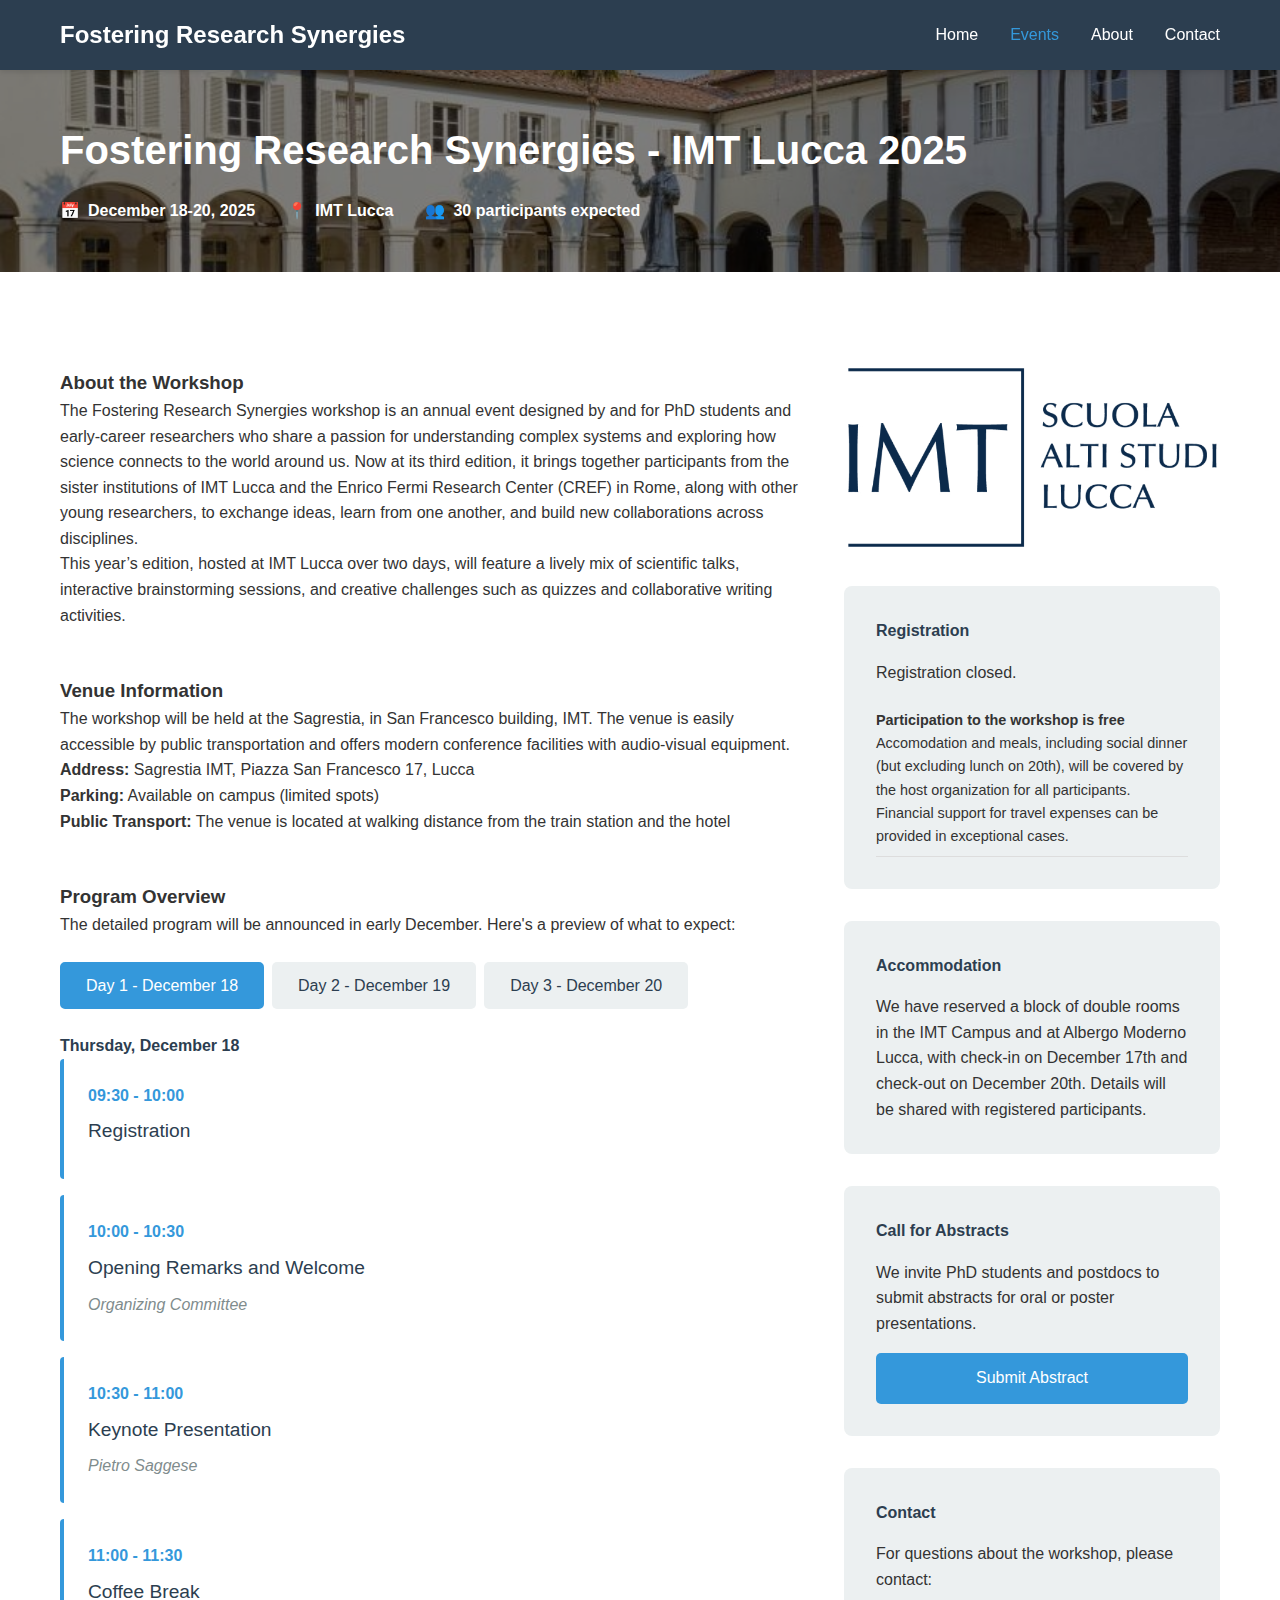
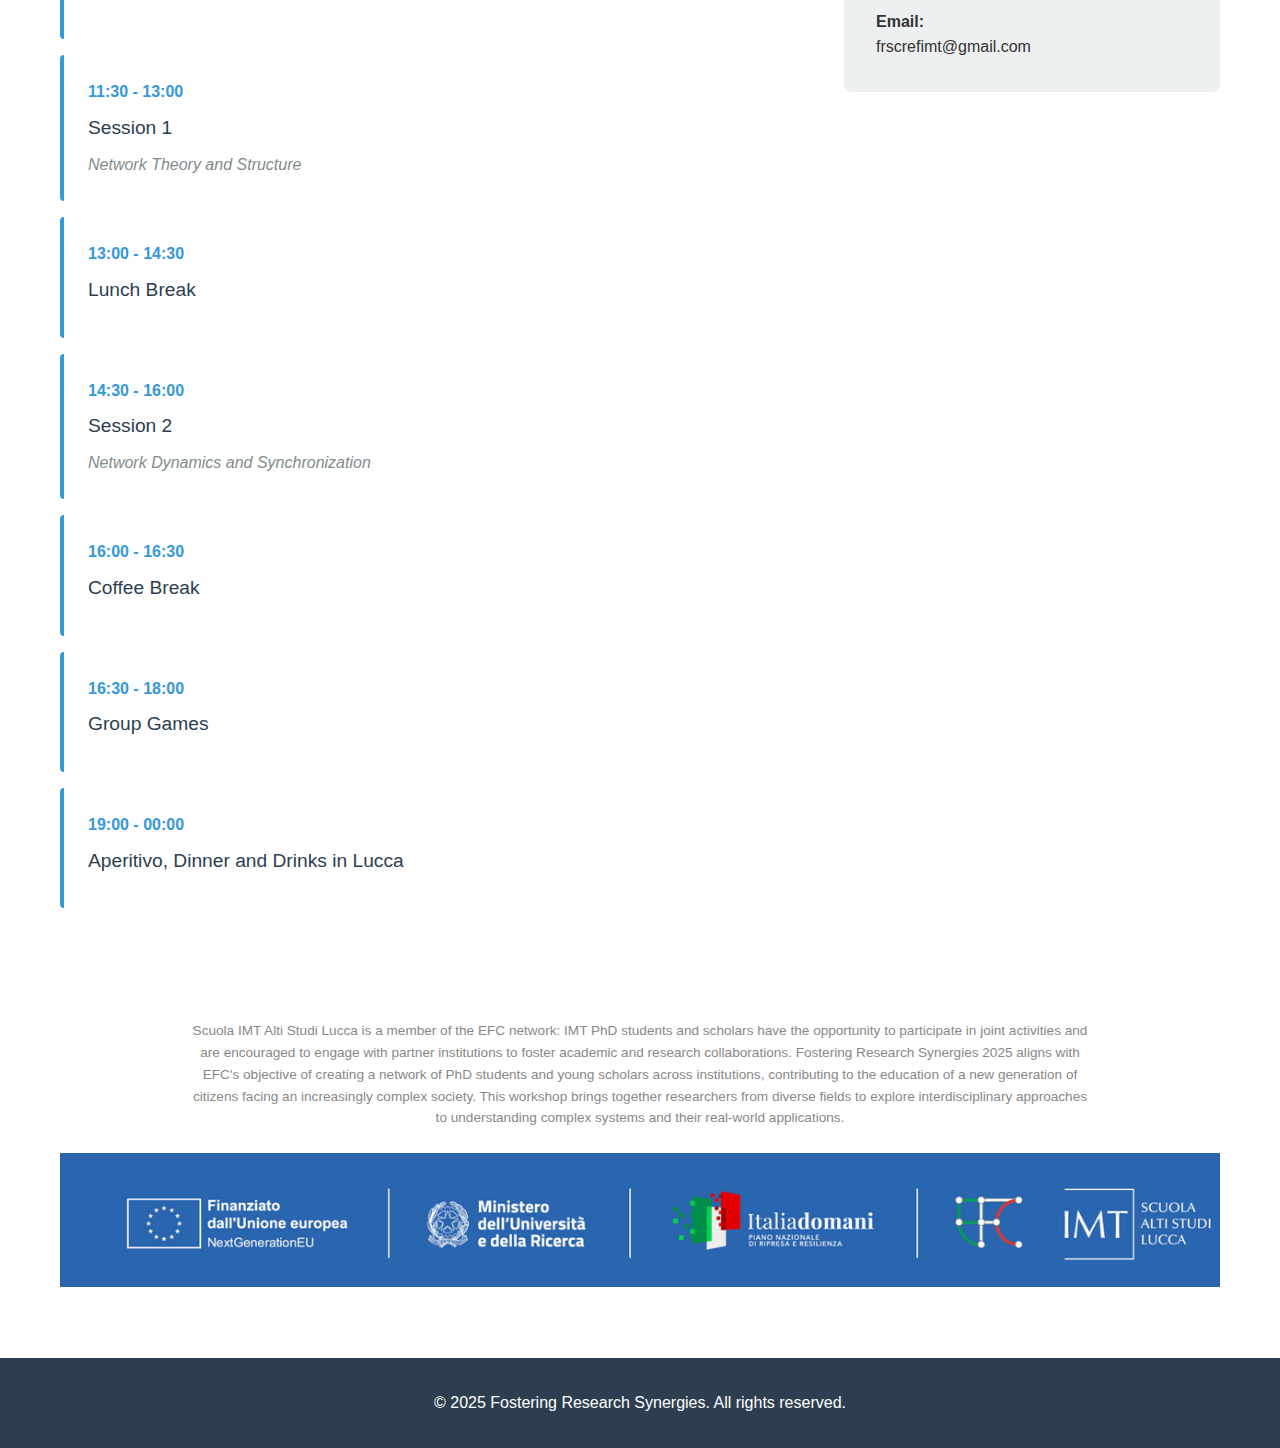
<file: events/lucca.html>
<!DOCTYPE html>
<html lang="en">
<head>
    <meta charset="UTF-8">
    <meta name="viewport" content="width=device-width, initial-scale=1.0">
    <title>Fostering Research Synergies - IMT Lucca 2025</title>
    <link rel="stylesheet" href="../styles.css">
    <script src="../navbar.js"></script>
    <style>
        /* Mobile optimizations for Lucca event page */
        @media (max-width: 768px) {
            .event-detail-header {
                padding: 2rem 0 !important;
            }

            .event-detail-title {
                font-size: 1.8rem !important;
            }

            .event-info {
                flex-direction: column !important;
                gap: 0.5rem !important;
            }

            .event-info-item {
                font-size: 0.9rem;
            }

            /* Make grid stack vertically on mobile */
            .content .grid[style*="grid-template-columns: 2fr 1fr"] {
                grid-template-columns: 1fr !important;
            }

            /* Reorder sidebar boxes to appear after main content */
            .content .grid > div:last-child {
                order: 2;
            }

            .content .grid > div:first-child {
                order: 1;
            }

            /* Better spacing for registration boxes on mobile */
            .registration-box {
                margin-top: 1.5rem !important;
            }

            /* Improve program tabs on mobile */
            .program-tabs {
                flex-direction: column !important;
                gap: 0.5rem !important;
            }

            .tab-button {
                width: 100%;
                padding: 0.6rem 1rem !important;
                font-size: 0.9rem !important;
            }

            /* Better schedule items on mobile */
            .schedule-item {
                padding: 1rem !important;
            }

            .schedule-time {
                font-size: 0.9rem;
            }

            .schedule-title {
                font-size: 1rem !important;
            }

            /* Make acknowledgment text smaller on mobile */
            .content p[style*="font-size: 0.85rem"] {
                font-size: 0.75rem !important;
                padding: 0 0.5rem;
            }

            /* Ensure banner scales properly */
            .content img[alt="EFC Banner"] {
                width: 100%;
                height: auto;
            }
        }
    </style>
</head>
<body>

    <header class="event-detail-header" style="background-image: url('../pictures/Scuola IMT Campus SF.jpg'); background-size: cover; background-position: center; background-repeat: no-repeat; position: relative;">
        <div style="position: absolute; top: 0; left: 0; right: 0; bottom: 0; background: rgba(0, 0, 0, 0.5); z-index: 1;"></div>
        <div class="container" style="position: relative; z-index: 2;">
            <h2 class="event-detail-title">Fostering Research Synergies - IMT Lucca 2025</h2>
            <div class="event-info">
                <div class="event-info-item">
                    📅 <strong>December 18-20, 2025</strong>
                </div>
                <div class="event-info-item">
                    📍 <strong>IMT Lucca</strong>
                </div>
                <div class="event-info-item">
                    👥 <strong>30 participants expected</strong>
                </div>
            </div>
        </div>
    </header>

    <section class="content">
        <div class="container">
            <div class="grid" style="grid-template-columns: 2fr 1fr;">
                <div>
                    <h3>About the Workshop</h3>
                    <p>
                        The Fostering Research Synergies workshop is an annual event designed by and for PhD students and early-career researchers who share a passion for understanding complex systems and exploring how science connects to the world around us. Now at its third edition, it brings together participants from the sister institutions of IMT Lucca and the Enrico Fermi Research Center (CREF) in Rome, along with other young researchers, to exchange ideas, learn from one another, and build new collaborations across disciplines.
                    </p>
                    <p>
                        This year’s edition, hosted at IMT Lucca over two days, will feature a lively mix of scientific talks, interactive brainstorming sessions, and creative challenges such as quizzes and collaborative writing activities.
                    </p>

                    <h3 style="margin-top: 3rem;">Venue Information</h3>
                    <p>
                        The workshop will be held at the Sagrestia, in San Francesco building, IMT. The venue is easily accessible by public transportation and offers modern conference facilities with audio-visual equipment.
                    </p>
                    <p>
                        <strong>Address:</strong> Sagrestia IMT, Piazza San Francesco 17, Lucca<br>
                        <strong>Parking:</strong> Available on campus (limited spots)<br>
                        <strong>Public Transport:</strong> The venue is located at walking distance from the train station and the hotel
                    </p>

                    <h3 style="margin-top: 3rem;">Program Overview</h3>
                    <p>The detailed program will be announced in early December. Here's a preview of what to expect:</p>

                    <div class="program-tabs">
                        <button class="tab-button active" onclick="showDay('day1')">Day 1 - December 18</button>
                        <button class="tab-button" onclick="showDay('day2')">Day 2 - December 19</button>
                        <button class="tab-button" onclick="showDay('day3')">Day 3 - December 20</button>
                    </div>

                    <div id="day1" class="program-day active">
                        <h4 style="margin-top: 1.5rem; color: #2c3e50;">Thursday, December 18</h4>
                        <div class="schedule-item">
                            <div class="schedule-time">09:30 - 10:00</div>
                            <div class="schedule-title">Registration</div>
                        </div>
                        <div class="schedule-item">
                            <div class="schedule-time">10:00 - 10:30</div>
                            <div class="schedule-title">Opening Remarks and Welcome</div>
                            <div class="schedule-speaker">Organizing Committee</div>
                        </div>
                        <div class="schedule-item">
                            <div class="schedule-time">10:30 - 11:00</div>
                            <div class="schedule-title">Keynote Presentation</div>
                            <div class="schedule-speaker">Pietro Saggese</div>
                        </div>
                        <div class="schedule-item">
                            <div class="schedule-time">11:00 - 11:30</div>
                            <div class="schedule-title">Coffee Break</div>
                        </div>
                        <div class="schedule-item">
                            <div class="schedule-time">11:30 - 13:00</div>
                            <div class="schedule-title">Session 1</div>
                            <div class="schedule-speaker">Network Theory and Structure</div>
                        </div>
                        <div class="schedule-item">
                            <div class="schedule-time">13:00 - 14:30</div>
                            <div class="schedule-title">Lunch Break</div>
                        </div>
                        <div class="schedule-item">
                            <div class="schedule-time">14:30 - 16:00</div>
                            <div class="schedule-title">Session 2</div>
                            <div class="schedule-speaker">Network Dynamics and Synchronization</div>
                        </div>
                        <div class="schedule-item">
                            <div class="schedule-time">16:00 - 16:30</div>
                            <div class="schedule-title">Coffee Break</div>
                        </div>
                        <div class="schedule-item">
                            <div class="schedule-time">16:30 - 18:00</div>
                            <div class="schedule-title">Group Games</div>
                        </div>
                        <div class="schedule-item">
                            <div class="schedule-time">19:00 - 00:00</div>
                            <div class="schedule-title">Aperitivo, Dinner and Drinks in Lucca</div>
                        </div>
                    </div>

                    <div id="day2" class="program-day">
                        <h4 style="margin-top: 1.5rem; color: #2c3e50;">Friday, December 19</h4>
                        <div class="schedule-item">
                            <div class="schedule-time">10:00 - 11:00</div>
                            <div class="schedule-title">Session 3</div>
                            <div class="schedule-speaker">Innovation, Evolution and Statistical Laws</div>
                        </div>
                        <div class="schedule-item">
                            <div class="schedule-time">11:00 - 11:30</div>
                            <div class="schedule-title">Coffee Break</div>
                        </div>
                        <div class="schedule-item">
                            <div class="schedule-time">11:30 - 13:00</div>
                            <div class="schedule-title">Session 4</div>
                            <div class="schedule-speaker">Socio-Economics and Urban Systems</div>
                        </div>
                        <div class="schedule-item">
                            <div class="schedule-time">13:00 - 14:30</div>
                            <div class="schedule-title">Lunch Break</div>
                        </div>
						<div class="schedule-item">
                            <div class="schedule-time">14:30 - 15:00</div>
                            <div class="schedule-title">Keynote Presentation</div>
                            <div class="schedule-speaker">Giacomo Livan</div>
                        </div>
                        <div class="schedule-item">
                            <div class="schedule-time">15:00 - 16:00</div>
                            <div class="schedule-title">Session 5</div>
                            <div class="schedule-speaker">Real and Simulated Societies</div>
                        </div>
                        <div class="schedule-item">
                            <div class="schedule-time">16:00 - 16:30</div>
                            <div class="schedule-title">Coffee Break</div>
                        </div>
                        <div class="schedule-item">
                            <div class="schedule-time">16:30 - 17:30</div>
                            <div class="schedule-title">Group Games</div>
                        </div>
                        <div class="schedule-item">
                            <div class="schedule-time">20:00</div>
                            <div class="schedule-title">Conference Dinner</div>
                        </div>
                    </div>

                    <div id="day3" class="program-day">
                        <h4 style="margin-top: 1.5rem; color: #2c3e50;">Saturday, December 20</h4>
                        <div class="schedule-item">
                            <div class="schedule-time">11:00 - 13:00</div>
                            <div class="schedule-title">Group Activity</div>
                        </div>
                        <div class="schedule-item">
                            <div class="schedule-time">13:00 - 16:00</div>
                            <div class="schedule-title">Lunch & Farewell</div>
                        </div>
                    </div>
                </div>

                <div>
                    <div style="text-align: center; margin-bottom: 2rem;">
                        <img src="../pictures/233767_Logo-IMT_ITA_horiz_blue_no-background.avif" alt="IMT Lucca Logo" style="max-width: 100%; height: auto;">
                    </div>

                    <div class="registration-box">
                        <h4>Registration</h4>
                        <p style="margin-bottom: 1rem;">Registration closed.</p>
                 
                        <ul style="list-style: none; padding: 0;">
                            <li style="padding: 0.5rem 0; border-bottom: 1px solid #ddd; font-size: 0.9rem;">
                                <strong>Participation to the workshop is free</strong><br>
                                Accomodation and meals, including social dinner (but excluding lunch on 20th), will be covered by the host organization for all participants. Financial support for travel expenses can be provided in exceptional cases. 
                            </li>
                        </ul>
                    </div>
                    
	            <div class="registration-box" style="margin-top: 2rem;">
                        <h4>Accommodation</h4>
                        <p>We have reserved a block of double rooms in the IMT Campus and at Albergo Moderno Lucca, with check-in on December 17th and check-out on December 20th. Details will be shared with registered participants.</p>
                    </div>
                    
                    <div class="registration-box" style="margin-top: 2rem;">
                        <h4>Call for Abstracts</h4>
                        <p>We invite PhD students and postdocs to submit abstracts for oral or poster presentations.</p>
                        <a href="#" class="btn btn-secondary" style="display: block; text-align: center; margin-top: 1rem;">Submit Abstract</a>
                    </div>

                    <div class="registration-box" style="margin-top: 2rem;">
                        <h4>Contact</h4>
                        <p>For questions about the workshop, please contact:</p>
                        <p style="margin-top: 1rem;">
                            <strong>Email:</strong><br>
                            frscrefimt@gmail.com
                        </p>
                    </div>

                    
                </div>
            </div>
        </div>
    </section>

    <section class="content" style="padding: 2rem 0 1rem 0; background-color: white;">
        <div class="container">
            <p style="font-size: 0.85rem; color: #888; text-align: center; line-height: 1.6; max-width: 900px; margin: 0 auto;">
                Scuola IMT Alti Studi Lucca is a member of the EFC network: IMT PhD students and scholars have the opportunity to participate in joint activities and are encouraged to engage with partner institutions to foster academic and research collaborations. Fostering Research Synergies 2025 aligns with EFC's objective of creating a network of PhD students and young scholars across institutions, contributing to the education of a new generation of citizens facing an increasingly complex society. This workshop brings together researchers from diverse fields to explore interdisciplinary approaches to understanding complex systems and their real-world applications.
            </p>
            <div style="text-align: center; margin-top: 1.5rem;">
                <img src="../pictures/EFC  Fascia Loghi (1260 x 145 px).png" alt="EFC Banner" style="max-width: 100%; height: auto;">
            </div>
        </div>
    </section>

    <footer>
        <div class="container">
            <p>&copy; 2025 Fostering Research Synergies. All rights reserved.</p>
        </div>
    </footer>

    <script>
        function showDay(dayId) {
            // Hide all program days
            const days = document.querySelectorAll('.program-day');
            days.forEach(day => day.classList.remove('active'));

            // Remove active class from all buttons
            const buttons = document.querySelectorAll('.tab-button');
            buttons.forEach(button => button.classList.remove('active'));

            // Show selected day
            document.getElementById(dayId).classList.add('active');

            // Add active class to clicked button
            event.target.classList.add('active');
        }
    </script>
</body>
</html>
</file>
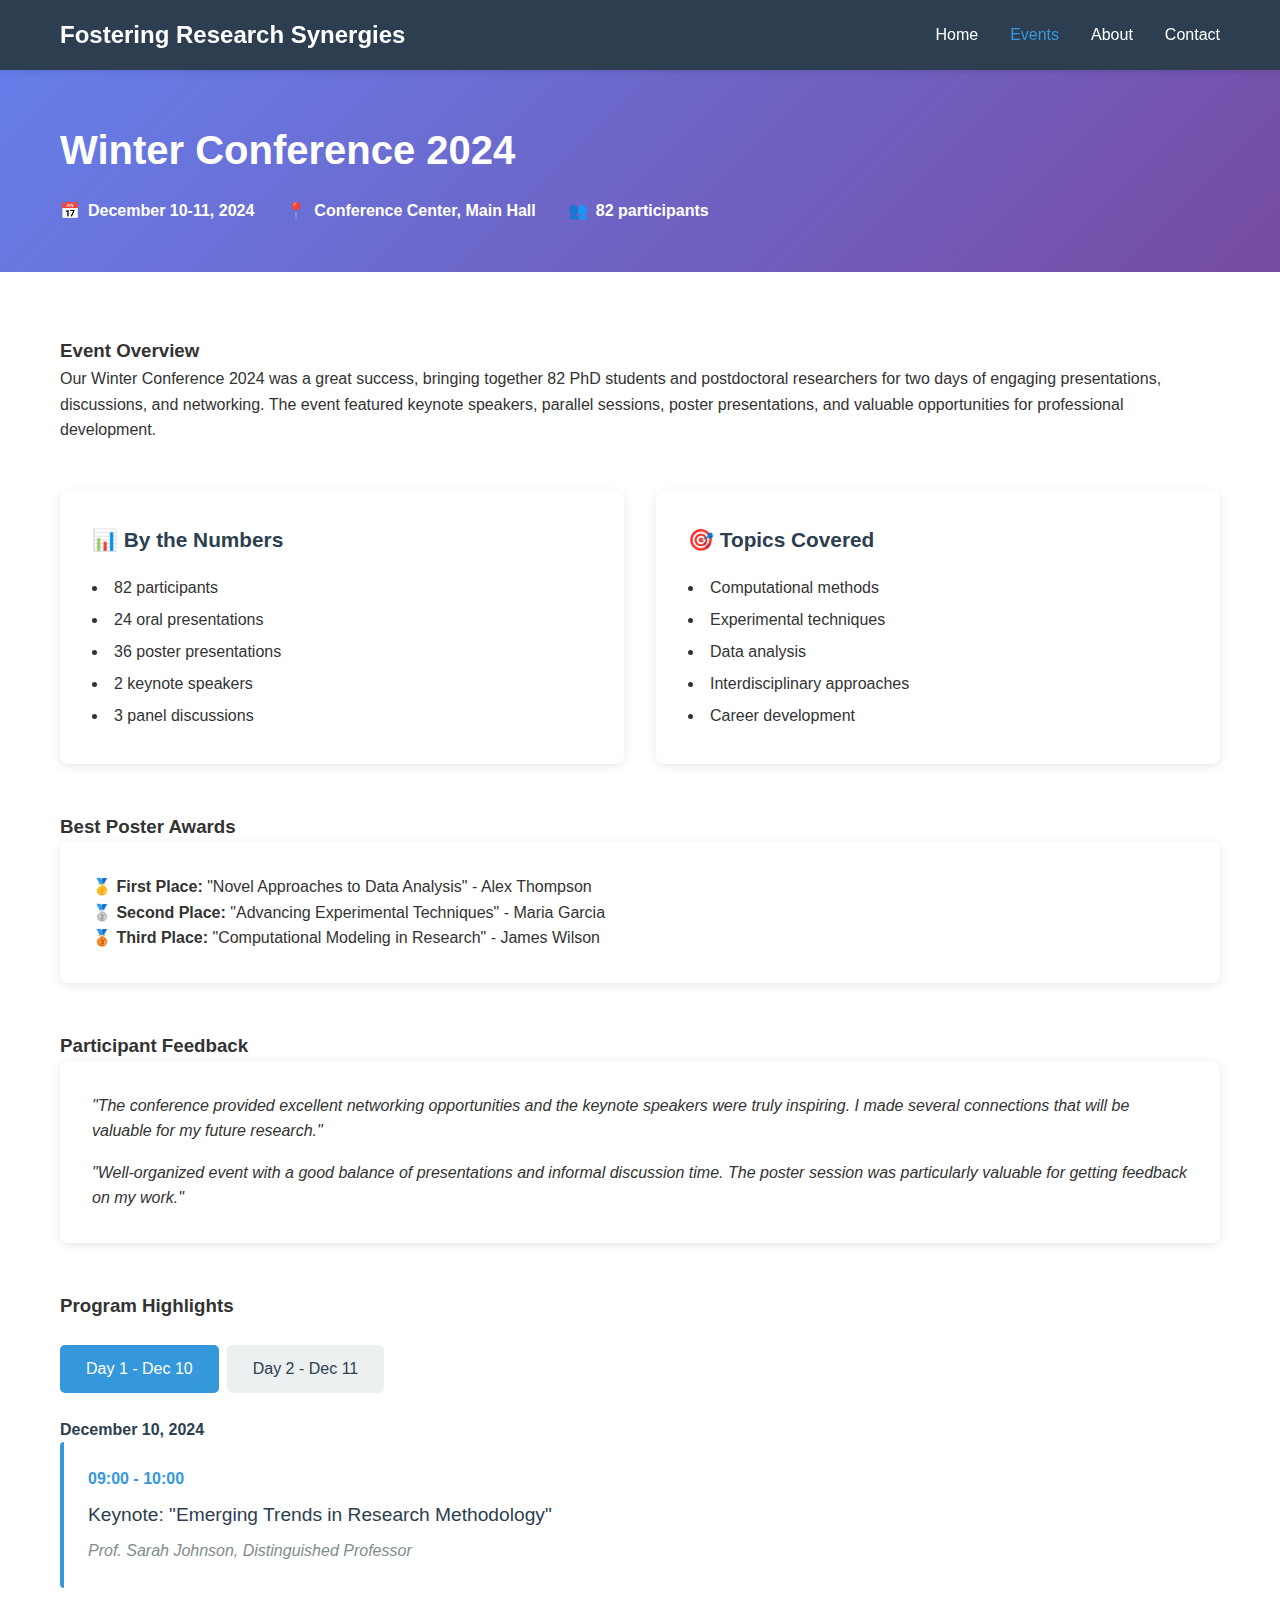
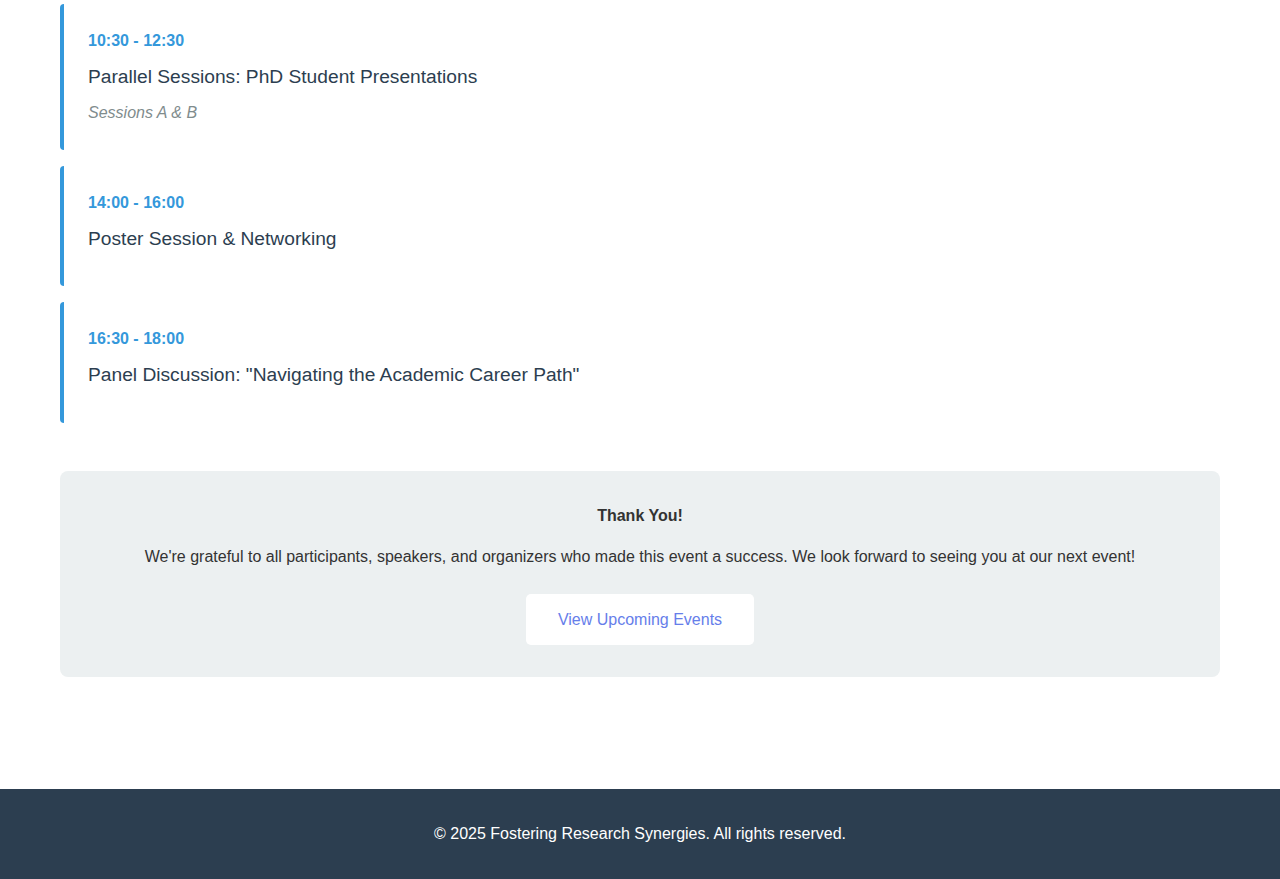
<file: events/winter-2024.html>
<!DOCTYPE html>
<html lang="en">
<head>
    <meta charset="UTF-8">
    <meta name="viewport" content="width=device-width, initial-scale=1.0">
    <title>Winter Conference 2024 - Fostering Research Synergies</title>
    <link rel="stylesheet" href="../styles.css">
    <script src="../navbar.js"></script>
</head>
<body>

    <header class="event-detail-header">
        <div class="container">
            <h2 class="event-detail-title">Winter Conference 2024</h2>
            <div class="event-info">
                <div class="event-info-item">
                    📅 <strong>December 10-11, 2024</strong>
                </div>
                <div class="event-info-item">
                    📍 <strong>Conference Center, Main Hall</strong>
                </div>
                <div class="event-info-item">
                    👥 <strong>82 participants</strong>
                </div>
            </div>
        </div>
    </header>

    <section class="content">
        <div class="container">
            <h3>Event Overview</h3>
            <p>
                Our Winter Conference 2024 was a great success, bringing together 82 PhD students and postdoctoral researchers for two days of engaging presentations, discussions, and networking. The event featured keynote speakers, parallel sessions, poster presentations, and valuable opportunities for professional development.
            </p>

            <div class="grid" style="margin-top: 3rem;">
                <div class="card">
                    <h4>📊 By the Numbers</h4>
                    <ul style="list-style-position: inside; line-height: 2;">
                        <li>82 participants</li>
                        <li>24 oral presentations</li>
                        <li>36 poster presentations</li>
                        <li>2 keynote speakers</li>
                        <li>3 panel discussions</li>
                    </ul>
                </div>
                <div class="card">
                    <h4>🎯 Topics Covered</h4>
                    <ul style="list-style-position: inside; line-height: 2;">
                        <li>Computational methods</li>
                        <li>Experimental techniques</li>
                        <li>Data analysis</li>
                        <li>Interdisciplinary approaches</li>
                        <li>Career development</li>
                    </ul>
                </div>
            </div>

            <h3 style="margin-top: 3rem;">Best Poster Awards</h3>
            <div class="card">
                <p><strong>🥇 First Place:</strong> "Novel Approaches to Data Analysis" - Alex Thompson</p>
                <p><strong>🥈 Second Place:</strong> "Advancing Experimental Techniques" - Maria Garcia</p>
                <p><strong>🥉 Third Place:</strong> "Computational Modeling in Research" - James Wilson</p>
            </div>

            <h3 style="margin-top: 3rem;">Participant Feedback</h3>
            <div class="card">
                <p style="font-style: italic; margin-bottom: 1rem;">
                    "The conference provided excellent networking opportunities and the keynote speakers were truly inspiring. I made several connections that will be valuable for my future research."
                </p>
                <p style="font-style: italic;">
                    "Well-organized event with a good balance of presentations and informal discussion time. The poster session was particularly valuable for getting feedback on my work."
                </p>
            </div>

            <h3 style="margin-top: 3rem;">Program Highlights</h3>

            <div class="program-tabs">
                <button class="tab-button active" onclick="showDay('day1')">Day 1 - Dec 10</button>
                <button class="tab-button" onclick="showDay('day2')">Day 2 - Dec 11</button>
            </div>

            <div id="day1" class="program-day active">
                <h4 style="margin-top: 1.5rem; color: #2c3e50;">December 10, 2024</h4>
                <div class="schedule-item">
                    <div class="schedule-time">09:00 - 10:00</div>
                    <div class="schedule-title">Keynote: "Emerging Trends in Research Methodology"</div>
                    <div class="schedule-speaker">Prof. Sarah Johnson, Distinguished Professor</div>
                </div>
                <div class="schedule-item">
                    <div class="schedule-time">10:30 - 12:30</div>
                    <div class="schedule-title">Parallel Sessions: PhD Student Presentations</div>
                    <div class="schedule-speaker">Sessions A & B</div>
                </div>
                <div class="schedule-item">
                    <div class="schedule-time">14:00 - 16:00</div>
                    <div class="schedule-title">Poster Session & Networking</div>
                </div>
                <div class="schedule-item">
                    <div class="schedule-time">16:30 - 18:00</div>
                    <div class="schedule-title">Panel Discussion: "Navigating the Academic Career Path"</div>
                </div>
            </div>

            <div id="day2" class="program-day">
                <h4 style="margin-top: 1.5rem; color: #2c3e50;">December 11, 2024</h4>
                <div class="schedule-item">
                    <div class="schedule-time">09:00 - 10:00</div>
                    <div class="schedule-title">Keynote: "Interdisciplinary Collaboration in Modern Research"</div>
                    <div class="schedule-speaker">Dr. Michael Chen, Senior Research Fellow</div>
                </div>
                <div class="schedule-item">
                    <div class="schedule-time">10:30 - 12:30</div>
                    <div class="schedule-title">Postdoc Presentations & Discussion</div>
                </div>
                <div class="schedule-item">
                    <div class="schedule-time">14:00 - 16:00</div>
                    <div class="schedule-title">Workshop: "Effective Science Communication"</div>
                </div>
                <div class="schedule-item">
                    <div class="schedule-time">16:00 - 16:30</div>
                    <div class="schedule-title">Closing Remarks & Best Poster Awards</div>
                </div>
            </div>

            <div style="margin-top: 3rem; padding: 2rem; background: #ecf0f1; border-radius: 8px; text-align: center;">
                <h4 style="margin-bottom: 1rem;">Thank You!</h4>
                <p>We're grateful to all participants, speakers, and organizers who made this event a success. We look forward to seeing you at our next event!</p>
                <a href="../events.html" class="btn btn-primary" style="margin-top: 1.5rem;">View Upcoming Events</a>
            </div>
        </div>
    </section>

    <footer>
        <div class="container">
            <p>&copy; 2025 Fostering Research Synergies. All rights reserved.</p>
        </div>
    </footer>

    <script>
        function showDay(dayId) {
            // Hide all program days
            const days = document.querySelectorAll('.program-day');
            days.forEach(day => day.classList.remove('active'));

            // Remove active class from all buttons
            const buttons = document.querySelectorAll('.tab-button');
            buttons.forEach(button => button.classList.remove('active'));

            // Show selected day
            document.getElementById(dayId).classList.add('active');

            // Add active class to clicked button
            event.target.classList.add('active');
        }
    </script>
</body>
</html>
</file>
<file: styles.css>
/* Global Styles */
* {
    margin: 0;
    padding: 0;
    box-sizing: border-box;
}

body {
    font-family: -apple-system, BlinkMacSystemFont, 'Segoe UI', Roboto, Oxygen, Ubuntu, Cantarell, sans-serif;
    line-height: 1.6;
    color: #333;
}

.container {
    max-width: 1200px;
    margin: 0 auto;
    padding: 0 20px;
}

/* Navigation */
.navbar {
    background-color: #2c3e50;
    color: white;
    padding: 1rem 0;
    position: sticky;
    top: 0;
    z-index: 100;
    box-shadow: 0 2px 5px rgba(0,0,0,0.1);
}

.navbar .container {
    display: flex;
    justify-content: space-between;
    align-items: center;
}

.nav-brand h1 {
    font-size: 1.5rem;
    font-weight: 600;
}

.nav-menu {
    display: flex;
    list-style: none;
    gap: 2rem;
}

.nav-menu > li {
    position: relative;
}

.nav-menu a {
    color: white;
    text-decoration: none;
    font-weight: 500;
    transition: color 0.3s;
    display: block;
}

.nav-menu a:hover,
.nav-menu a.active {
    color: #3498db;
}

/* Dropdown Menu */
.dropdown {
    position: relative;
}

.dropdown > a {
    cursor: pointer;
    padding-right: 1.2rem;
    position: relative;
}

.dropdown > a::after {
    content: '▼';
    font-size: 0.7rem;
    position: absolute;
    right: 0;
    top: 50%;
    transform: translateY(-50%);
    transition: transform 0.3s;
}

.dropdown:hover > a::after {
    transform: translateY(-50%) rotate(180deg);
}

.dropdown-menu {
    position: absolute;
    top: 100%;
    left: 0;
    background-color: #34495e;
    min-width: 200px;
    box-shadow: 0 4px 10px rgba(0,0,0,0.2);
    border-radius: 4px;
    margin-top: 0.5rem;
    opacity: 0;
    visibility: hidden;
    transform: translateY(-10px);
    transition: all 0.3s ease;
    list-style: none;
    padding: 0.5rem 0;
}

.dropdown:hover .dropdown-menu {
    opacity: 1;
    visibility: visible;
    transform: translateY(0);
}

.dropdown-menu li {
    margin: 0;
}

.dropdown-menu a {
    padding: 0.7rem 1.2rem;
    color: white;
    font-weight: 400;
    transition: background-color 0.3s, padding-left 0.3s;
}

.dropdown-menu a:hover {
    background-color: #3498db;
    padding-left: 1.5rem;
}

.dropdown-submenu-title {
    padding: 0.5rem 1.2rem;
    color: #95a5a6;
    font-size: 0.85rem;
    font-weight: 600;
    text-transform: uppercase;
    letter-spacing: 0.5px;
    cursor: default;
}

.dropdown-menu hr {
    border: none;
    border-top: 1px solid #4a5f7f;
    margin: 0.5rem 0;
}

/* Hero Section */
.hero {
    background-image: url('pictures/cover.png');
    background-size: cover;
    background-position: center;
    background-repeat: no-repeat;
    color: white;
    padding: 5rem 0;
    text-align: center;
    position: relative;
}

.hero::before {
    content: '';
    position: absolute;
    top: 0;
    left: 0;
    right: 0;
    bottom: 0;
    background: rgba(0, 0, 0, 0.4);
    z-index: 1;
}

.hero .container {
    position: relative;
    z-index: 2;
}

.hero h2 {
    font-size: 2.5rem;
    margin-bottom: 1rem;
}

.hero p {
    font-size: 1.2rem;
    margin-bottom: 2rem;
    max-width: 700px;
    margin-left: auto;
    margin-right: auto;
}

/* Buttons */
.btn {
    display: inline-block;
    padding: 0.8rem 2rem;
    text-decoration: none;
    border-radius: 5px;
    transition: all 0.3s;
    font-weight: 500;
}

.btn-primary {
    background-color: white;
    color: #667eea;
}

.btn-primary:hover {
    background-color: #f0f0f0;
    transform: translateY(-2px);
}

.btn-secondary {
    background-color: #3498db;
    color: white;
}

.btn-secondary:hover {
    background-color: #2980b9;
    transform: translateY(-2px);
}

/* Content Sections */
.content {
    padding: 4rem 0;
}

.bg-light {
    background-color: #f8f9fa;
}

.section-header {
    text-align: center;
    margin-bottom: 3rem;
}

.section-header h3 {
    font-size: 2rem;
    color: #2c3e50;
    margin-bottom: 0.5rem;
}

/* Grid Layout */
.grid {
    display: grid;
    grid-template-columns: repeat(auto-fit, minmax(300px, 1fr));
    gap: 2rem;
    margin-top: 2rem;
}

/* Cards */
.card {
    background: white;
    padding: 2rem;
    border-radius: 8px;
    box-shadow: 0 2px 10px rgba(0,0,0,0.1);
    transition: transform 0.3s, box-shadow 0.3s;
}

.card:hover {
    transform: translateY(-5px);
    box-shadow: 0 5px 20px rgba(0,0,0,0.15);
}

.card h4 {
    color: #2c3e50;
    margin-bottom: 1rem;
    font-size: 1.3rem;
}

/* Event Cards */
.event-card {
    background: white;
    padding: 2rem;
    border-radius: 8px;
    box-shadow: 0 2px 10px rgba(0,0,0,0.1);
    margin-bottom: 2rem;
    transition: transform 0.3s, box-shadow 0.3s;
}

.event-card:hover {
    transform: translateY(-3px);
    box-shadow: 0 5px 20px rgba(0,0,0,0.15);
}

.event-header {
    display: flex;
    justify-content: space-between;
    align-items: start;
    margin-bottom: 1rem;
}

.event-title {
    color: #2c3e50;
    font-size: 1.5rem;
    margin-bottom: 0.5rem;
}

.event-badge {
    padding: 0.3rem 0.8rem;
    border-radius: 20px;
    font-size: 0.85rem;
    font-weight: 600;
}

.badge-upcoming {
    background-color: #27ae60;
    color: white;
}

.badge-past {
    background-color: #95a5a6;
    color: white;
}

.event-date {
    color: #7f8c8d;
    font-size: 1rem;
    margin-bottom: 1rem;
}

.event-description {
    color: #555;
    margin-bottom: 1rem;
}

/* Event Detail Page */
.event-detail-header {
    background: linear-gradient(135deg, #667eea 0%, #764ba2 100%);
    color: white;
    padding: 3rem 0;
}

.event-detail-title {
    font-size: 2.5rem;
    margin-bottom: 1rem;
}

.event-info {
    display: flex;
    gap: 2rem;
    flex-wrap: wrap;
    margin-top: 1rem;
}

.event-info-item {
    display: flex;
    align-items: center;
    gap: 0.5rem;
}

.schedule-item {
    background: white;
    padding: 1.5rem;
    border-left: 4px solid #3498db;
    margin-bottom: 1rem;
    border-radius: 4px;
}

.schedule-time {
    font-weight: 600;
    color: #3498db;
    margin-bottom: 0.5rem;
}

.schedule-title {
    font-size: 1.2rem;
    color: #2c3e50;
    margin-bottom: 0.5rem;
}

.schedule-speaker {
    color: #7f8c8d;
    font-style: italic;
}

/* Registration Box */
.registration-box {
    background: #ecf0f1;
    padding: 2rem;
    border-radius: 8px;
    margin-top: 2rem;
}

.registration-box h4 {
    color: #2c3e50;
    margin-bottom: 1rem;
}

/* News Items */
.news-item {
    background: white;
    padding: 2rem;
    border-radius: 8px;
    margin-bottom: 1.5rem;
}

.news-item h4 {
    color: #2c3e50;
    margin-bottom: 0.5rem;
}

.date {
    color: #7f8c8d;
    font-size: 0.9rem;
    margin-bottom: 1rem;
}

/* Footer */
footer {
    background-color: #2c3e50;
    color: white;
    text-align: center;
    padding: 2rem 0;
    margin-top: 3rem;
}

/* Program Tabs */
.program-tabs {
    display: flex;
    gap: 0.5rem;
    margin-top: 1.5rem;
    margin-bottom: 1rem;
    flex-wrap: wrap;
}

.tab-button {
    background-color: #ecf0f1;
    color: #2c3e50;
    border: 2px solid transparent;
    padding: 0.8rem 1.5rem;
    border-radius: 5px;
    cursor: pointer;
    font-size: 1rem;
    font-weight: 500;
    transition: all 0.3s;
}

.tab-button:hover {
    background-color: #d5dbdb;
}

.tab-button.active {
    background-color: #3498db;
    color: white;
    border-color: #3498db;
}

.program-day {
    display: none;
}

.program-day.active {
    display: block;
}

/* Responsive Design */
@media (max-width: 768px) {
    .navbar .container {
        flex-direction: column;
        gap: 1rem;
    }

    .nav-menu {
        gap: 1rem;
    }

    .hero h2 {
        font-size: 2rem;
    }

    .hero p {
        font-size: 1rem;
    }

    .event-header {
        flex-direction: column;
    }

    .grid {
        grid-template-columns: 1fr;
    }

    .program-tabs {
        flex-direction: column;
    }

    .tab-button {
        width: 100%;
    }
}
</file>
